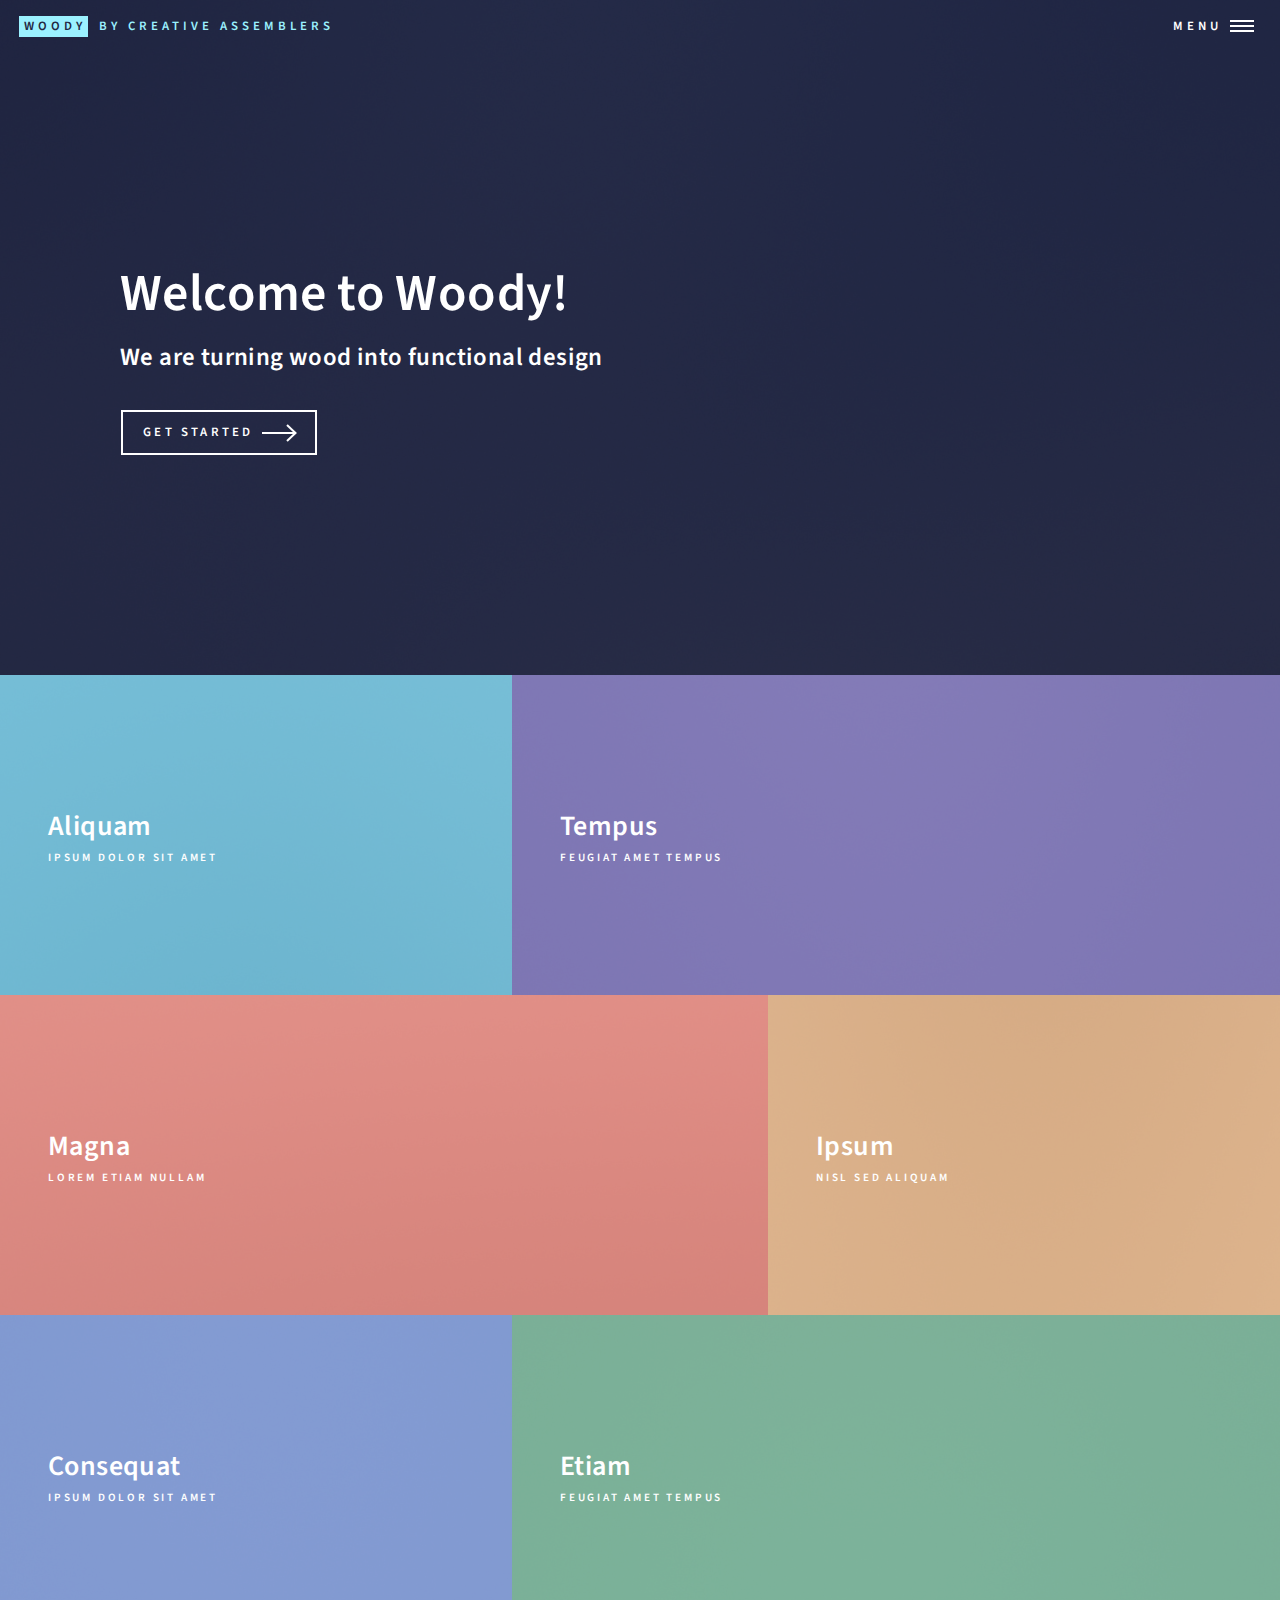
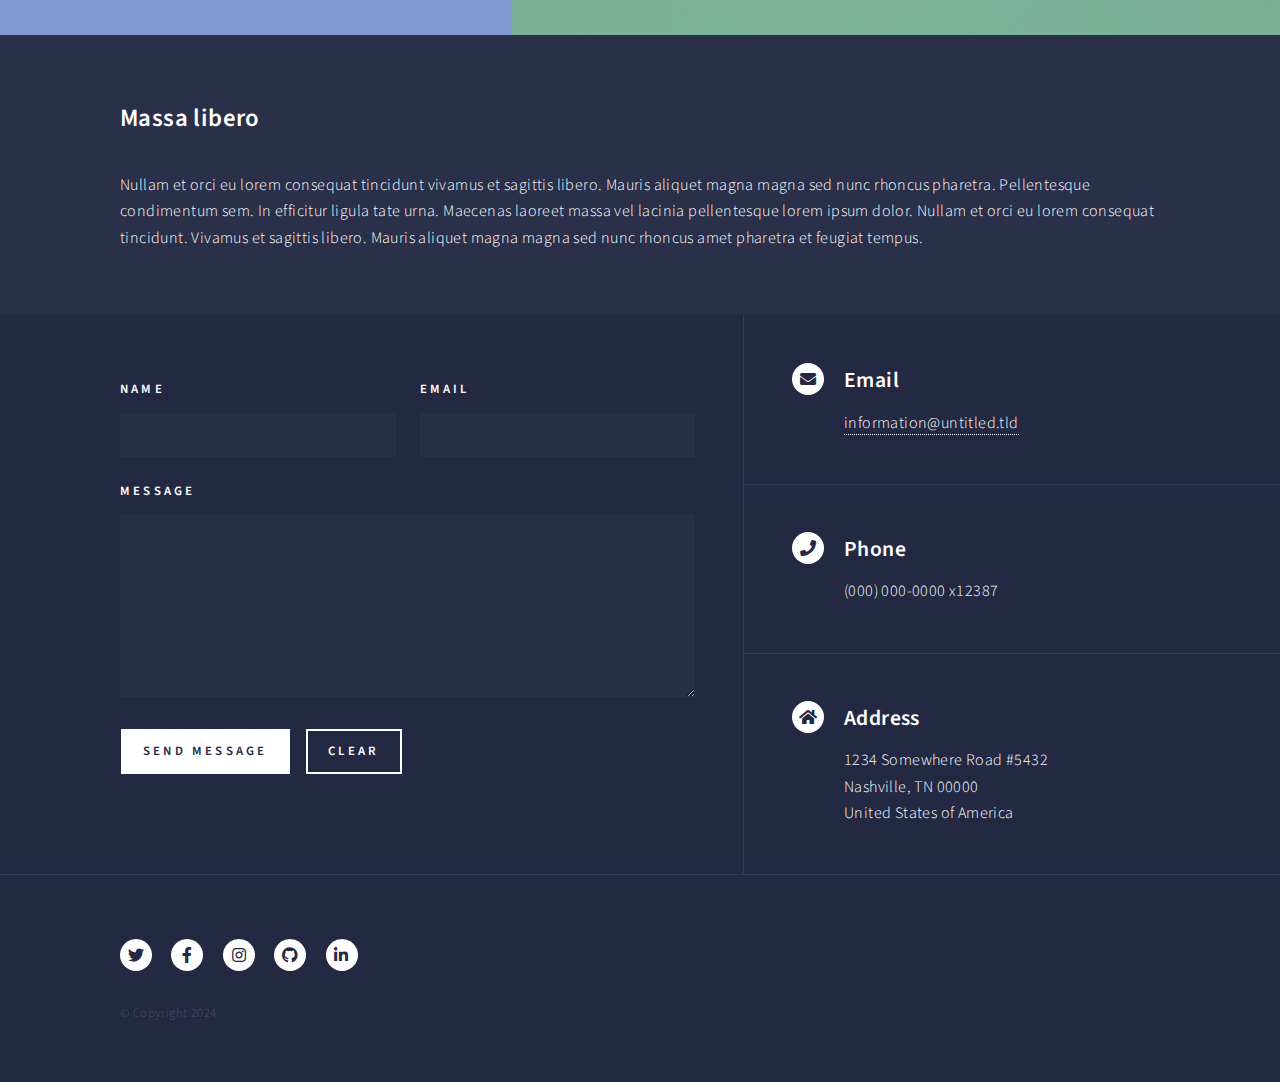
<file: index.html>
<!DOCTYPE HTML>
<!--
	Forty by HTML5 UP
	html5up.net | @ajlkn
	Free for personal and commercial use under the CCA 3.0 license (html5up.net/license)
-->
<html>
	<head>
		<title>Woody</title>
		<meta charset="utf-8" />
		<meta name="viewport" content="width=device-width, initial-scale=1, user-scalable=no" />
		<link rel="stylesheet" href="assets/css/main.css" />
		<noscript><link rel="stylesheet" href="assets/css/noscript.css" /></noscript>
	</head>
	<body class="is-preload">

		<!-- Wrapper -->
			<div id="wrapper">

				<!-- Header -->
					<header id="header" class="alt">
						
							<a href="index.html" class="logo"><strong>Woody</strong> <span>by Creative Assemblers</span></a>



							
						<nav>
							<a href="#menu">Menu</a>
						</nav>
					</header>

				<!-- Menu -->
					<nav id="menu">
						<ul class="links">
							<li><a href="index.html">Home</a></li>
							<li><a href="about.html">About</a></li>
							<!--  <li><a href="landing.html">Landing</a></li> -->
							<!-- <li><a href="generic.html">Generic</a></li> -->
							<!-- <li><a href="elements.html">Elements</a></li> -->
						
							<!--
						</ul>
						<ul class="actions stacked">
							<li><a href="#" class="button primary fit">Get Started</a></li> -->

							<!-- <li><a href="#" class="button fit">Log In</a></li> -->
						</ul>
					</nav>

				<!-- Banner -->
					<section id="banner" class="major">
						<div class="inner">
							<header class="major">
								<h1 class="slide-from-left">Welcome to Woody!</h1> <!-- slide animation -->
								<h2>We are turning wood into functional design
								</h2>
							</header>
							<div class="content">
								<p></p>
								<ul class="actions">
									<li><a href="#one" class="button next scrolly">Get Started</a></li>
								</ul>
							</div>
						</div>
					</section>

				<!-- Main -->
					<div id="main">

						<!-- One -->
							<section id="one" class="tiles">
								<article>
									<span class="image">
										<img src="images/pic01.jpg" alt="" />
									</span>
									<header class="major">
										<h3><a href="landing.html" class="link">Aliquam</a></h3>
										<p>Ipsum dolor sit amet</p>
									</header>
								</article>
								<article>
									<span class="image">
										<img src="images/pic02.jpg" alt="" />
									</span>
									<header class="major">
										<h3><a href="landing.html" class="link">Tempus</a></h3>
										<p>feugiat amet tempus</p>
									</header>
								</article>
								<article>
									<span class="image">
										<img src="images/pic03.jpg" alt="" />
									</span>
									<header class="major">
										<h3><a href="landing.html" class="link">Magna</a></h3>
										<p>Lorem etiam nullam</p>
									</header>
								</article>
								<article>
									<span class="image">
										<img src="images/pic04.jpg" alt="" />
									</span>
									<header class="major">
										<h3><a href="landing.html" class="link">Ipsum</a></h3>
										<p>Nisl sed aliquam</p>
									</header>
								</article>
								<article>
									<span class="image">
										<img src="images/pic05.jpg" alt="" />
									</span>
									<header class="major">
										<h3><a href="landing.html" class="link">Consequat</a></h3>
										<p>Ipsum dolor sit amet</p>
									</header>
								</article>
								<article>
									<span class="image">
										<img src="images/pic06.jpg" alt="" />
									</span>
									<header class="major">
										<h3><a href="landing.html" class="link">Etiam</a></h3>
										<p>Feugiat amet tempus</p>
									</header>
								</article>
							</section>

						<!-- Two -->
							<section id="two">
								<div class="inner">
									<header class="major">
										<h2>Massa libero</h2>
									</header>
									<p>Nullam et orci eu lorem consequat tincidunt vivamus et sagittis libero. Mauris aliquet magna magna sed nunc rhoncus pharetra. Pellentesque condimentum sem. In efficitur ligula tate urna. Maecenas laoreet massa vel lacinia pellentesque lorem ipsum dolor. Nullam et orci eu lorem consequat tincidunt. Vivamus et sagittis libero. Mauris aliquet magna magna sed nunc rhoncus amet pharetra et feugiat tempus.</p>
							
								</div>
							</section>

					</div>

				<!-- Contact -->
					<section id="contact">
						<div class="inner">
							<section>
								<form method="post" action="#">
									<div class="fields">
										<div class="field half">
											<label for="name">Name</label>
											<input type="text" name="name" id="name" />
										</div>
										<div class="field half">
											<label for="email">Email</label>
											<input type="text" name="email" id="email" />
										</div>
										<div class="field">
											<label for="message">Message</label>
											<textarea name="message" id="message" rows="6"></textarea>
										</div>
									</div>
									<ul class="actions">
										<li><input type="submit" value="Send Message" class="primary" /></li>
										<li><input type="reset" value="Clear" /></li>
									</ul>
								</form>
							</section>
							<section class="split">
								<section>
									<div class="contact-method">
										<span class="icon solid alt fa-envelope"></span>
										<h3>Email</h3>
										<a href="#">information@untitled.tld</a>
									</div>
								</section>
								<section>
									<div class="contact-method">
										<span class="icon solid alt fa-phone"></span>
										<h3>Phone</h3>
										<span>(000) 000-0000 x12387</span>
									</div>
								</section>
								<section>
									<div class="contact-method">
										<span class="icon solid alt fa-home"></span>
										<h3>Address</h3>
										<span>1234 Somewhere Road #5432<br />
										Nashville, TN 00000<br />
										United States of America</span>
									</div>
								</section>
							</section>
						</div>
					</section>

				<!-- Footer -->
					<footer id="footer">
						<div class="inner">
							<ul class="icons">
								<li><a href="#" class="icon brands alt fa-twitter"><span class="label">Twitter</span></a></li>
								<li><a href="#" class="icon brands alt fa-facebook-f"><span class="label">Facebook</span></a></li>
								<li><a href="#" class="icon brands alt fa-instagram"><span class="label">Instagram</span></a></li>
								<li><a href="#" class="icon brands alt fa-github"><span class="label">GitHub</span></a></li>
								<li><a href="#" class="icon brands alt fa-linkedin-in"><span class="label">LinkedIn</span></a></li>
							</ul>
							<ul class="copyright">
								<li>&copy; Copyright 2024</li>
							</ul>
						</div>
					</footer>

			</div>

		<!-- Scripts -->
			<script src="assets/js/jquery.min.js"></script>
			<script src="assets/js/jquery.scrolly.min.js"></script>
			<script src="assets/js/jquery.scrollex.min.js"></script>
			<script src="assets/js/browser.min.js"></script>
			<script src="assets/js/breakpoints.min.js"></script>
			<script src="assets/js/util.js"></script>
			<script src="assets/js/main.js"></script>

	</body>
</html>
</file>
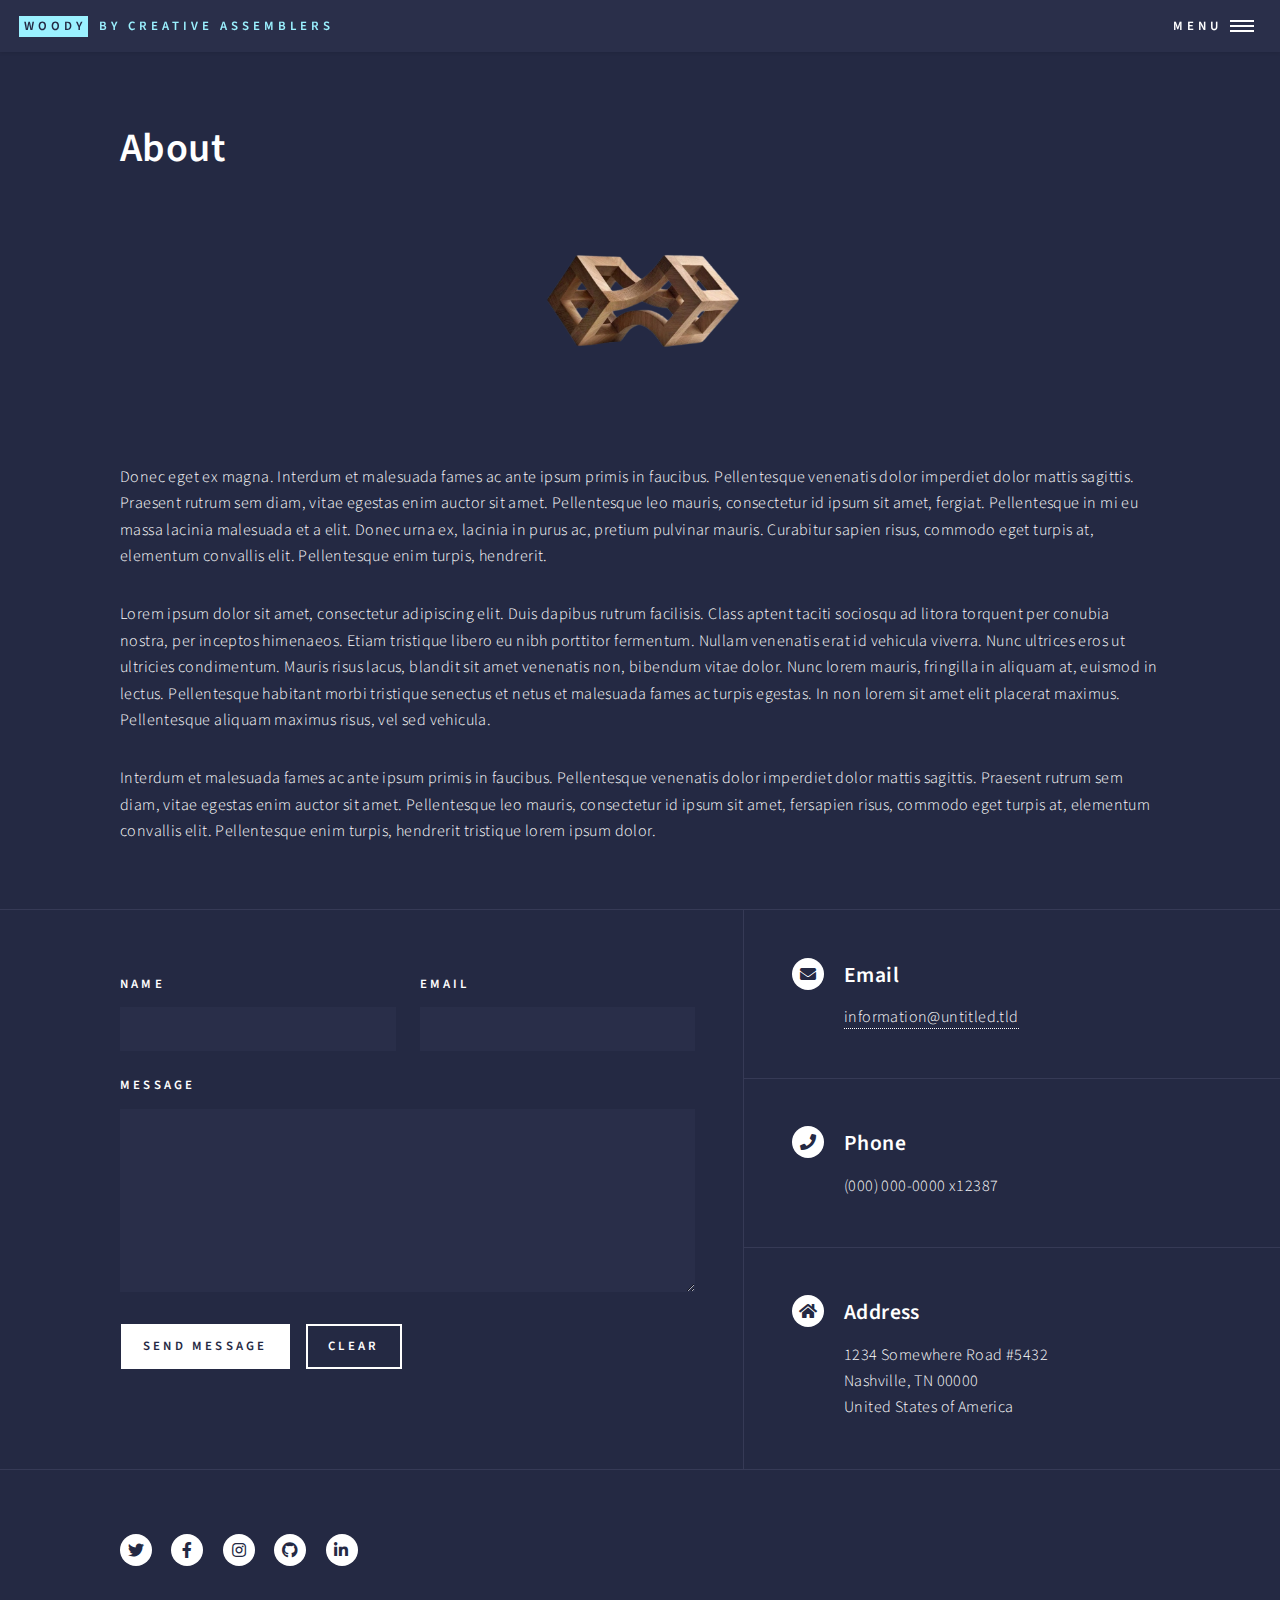
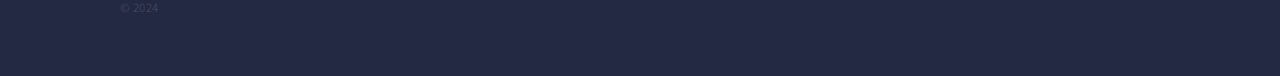
<file: about.html>
<!DOCTYPE HTML>
<!--
	Forty by HTML5 UP
	html5up.net | @ajlkn
	Free for personal and commercial use under the CCA 3.0 license (html5up.net/license)
-->
<html>
	<head>
		<title>Woody by Creative Assemblers</title>
		<meta charset="utf-8" />
		<meta name="viewport" content="width=device-width, initial-scale=1, user-scalable=no" />
		<link rel="stylesheet" href="assets/css/main.css" />
		<noscript><link rel="stylesheet" href="assets/css/noscript.css" /></noscript>
	</head>
	<body class="is-preload">

		<!-- Wrapper -->
			<div id="wrapper">

				<!-- Header -->
					<header id="header">
						<a href="index.html" class="logo"><strong>Woody</strong> <span>by Creative Assemblers</span></a>
						<nav>
							<a href="#menu">Menu</a>
						</nav>
					</header>

				<!-- Menu -->
					<nav id="menu">
						<ul class="links">
							<li><a href="index.html">Home</a></li>
							<!-- <li><a href="landing.html">Landing</a></li> -->
							<li><a href="about.html">About</a></li>
							<!-- <li><a href="elements.html">Elements</a></li> -->
						</ul>

						<!-- 
						<ul class="actions stacked">
							<li><a href="#" class="button primary fit">Get Started</a></li> -->

							<!-- <li><a href="#" class="button fit">Log In</a></li> -->
						</ul>
					</nav>

				<!-- Main -->
					<div id="main" class="alt">

						<!-- One -->
							<section id="one">
								<div class="inner">
									<header class="major">
										<h1>About</h1>
									</header>
									<span class="image main" class="aboutimage"><img src="images/himage.png" alt="" class="about-image"/></span>
									<p>Donec eget ex magna. Interdum et malesuada fames ac ante ipsum primis in faucibus. Pellentesque venenatis dolor imperdiet dolor mattis sagittis. Praesent rutrum sem diam, vitae egestas enim auctor sit amet. Pellentesque leo mauris, consectetur id ipsum sit amet, fergiat. Pellentesque in mi eu massa lacinia malesuada et a elit. Donec urna ex, lacinia in purus ac, pretium pulvinar mauris. Curabitur sapien risus, commodo eget turpis at, elementum convallis elit. Pellentesque enim turpis, hendrerit.</p>
									<p>Lorem ipsum dolor sit amet, consectetur adipiscing elit. Duis dapibus rutrum facilisis. Class aptent taciti sociosqu ad litora torquent per conubia nostra, per inceptos himenaeos. Etiam tristique libero eu nibh porttitor fermentum. Nullam venenatis erat id vehicula viverra. Nunc ultrices eros ut ultricies condimentum. Mauris risus lacus, blandit sit amet venenatis non, bibendum vitae dolor. Nunc lorem mauris, fringilla in aliquam at, euismod in lectus. Pellentesque habitant morbi tristique senectus et netus et malesuada fames ac turpis egestas. In non lorem sit amet elit placerat maximus. Pellentesque aliquam maximus risus, vel sed vehicula.</p>
									<p>Interdum et malesuada fames ac ante ipsum primis in faucibus. Pellentesque venenatis dolor imperdiet dolor mattis sagittis. Praesent rutrum sem diam, vitae egestas enim auctor sit amet. Pellentesque leo mauris, consectetur id ipsum sit amet, fersapien risus, commodo eget turpis at, elementum convallis elit. Pellentesque enim turpis, hendrerit tristique lorem ipsum dolor.</p>
								</div>
							</section>

					</div>

				<!-- Contact -->
					<section id="contact">
						<div class="inner">
							<section>
								<form method="post" action="#">
									<div class="fields">
										<div class="field half">
											<label for="name">Name</label>
											<input type="text" name="name" id="name" />
										</div>
										<div class="field half">
											<label for="email">Email</label>
											<input type="text" name="email" id="email" />
										</div>
										<div class="field">
											<label for="message">Message</label>
											<textarea name="message" id="message" rows="6"></textarea>
										</div>
									</div>
									<ul class="actions">
										<li><input type="submit" value="Send Message" class="primary" /></li>
										<li><input type="reset" value="Clear" /></li>
									</ul>
								</form>
							</section>
							<section class="split">
								<section>
									<div class="contact-method">
										<span class="icon solid alt fa-envelope"></span>
										<h3>Email</h3>
										<a href="#">information@untitled.tld</a>
									</div>
								</section>
								<section>
									<div class="contact-method">
										<span class="icon solid alt fa-phone"></span>
										<h3>Phone</h3>
										<span>(000) 000-0000 x12387</span>
									</div>
								</section>
								<section>
									<div class="contact-method">
										<span class="icon solid alt fa-home"></span>
										<h3>Address</h3>
										<span>1234 Somewhere Road #5432<br />
										Nashville, TN 00000<br />
										United States of America</span>
									</div>
								</section>
							</section>
						</div>
					</section>

				<!-- Footer -->
					<footer id="footer">
						<div class="inner">
							<ul class="icons">
								<li><a href="#" class="icon brands alt fa-twitter"><span class="label">Twitter</span></a></li>
								<li><a href="#" class="icon brands alt fa-facebook-f"><span class="label">Facebook</span></a></li>
								<li><a href="#" class="icon brands alt fa-instagram"><span class="label">Instagram</span></a></li>
								<li><a href="#" class="icon brands alt fa-github"><span class="label">GitHub</span></a></li>
								<li><a href="#" class="icon brands alt fa-linkedin-in"><span class="label">LinkedIn</span></a></li>
							</ul>
							<ul class="copyright">
								<li>&copy; 2024</li>
							</ul>
						</div>
					</footer>

			</div>

		<!-- Scripts -->
			<script src="assets/js/jquery.min.js"></script>
			<script src="assets/js/jquery.scrolly.min.js"></script>
			<script src="assets/js/jquery.scrollex.min.js"></script>
			<script src="assets/js/browser.min.js"></script>
			<script src="assets/js/breakpoints.min.js"></script>
			<script src="assets/js/util.js"></script>
			<script src="assets/js/main.js"></script>

	</body>
</html>
</file>
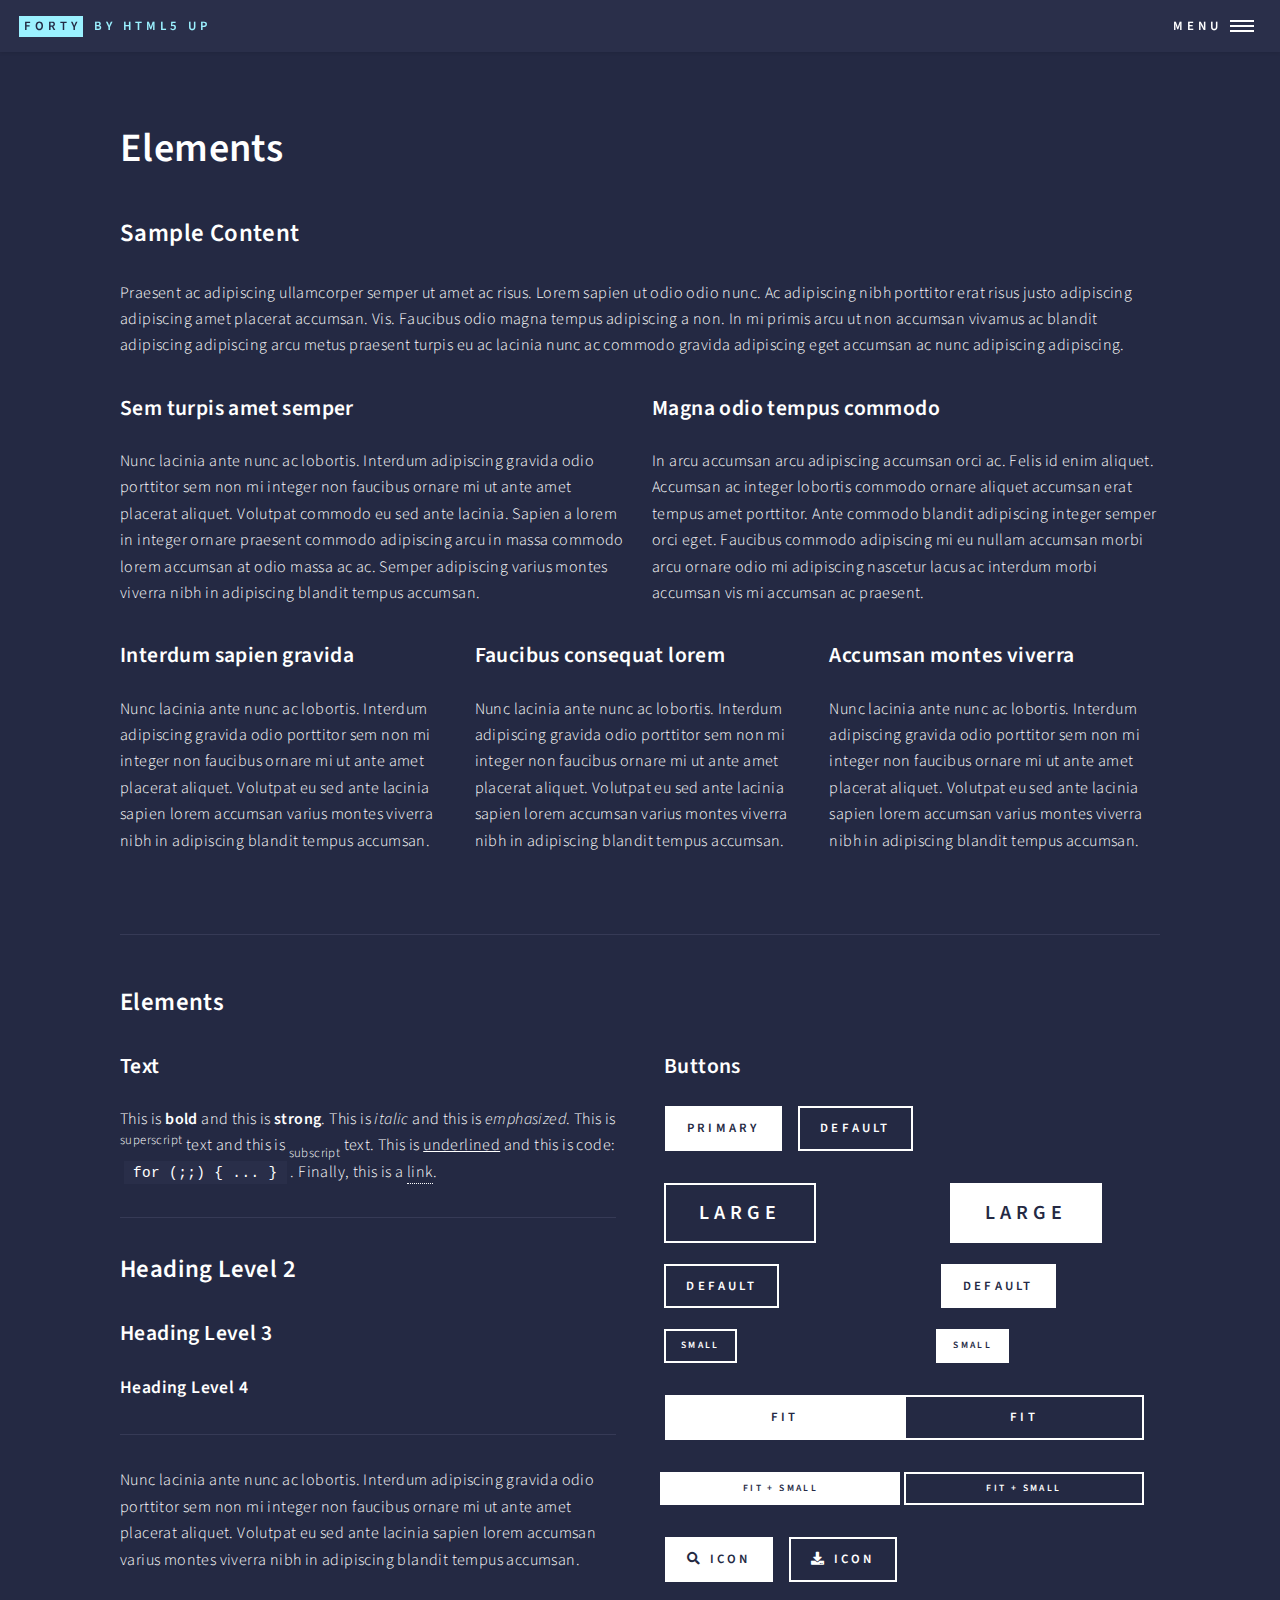
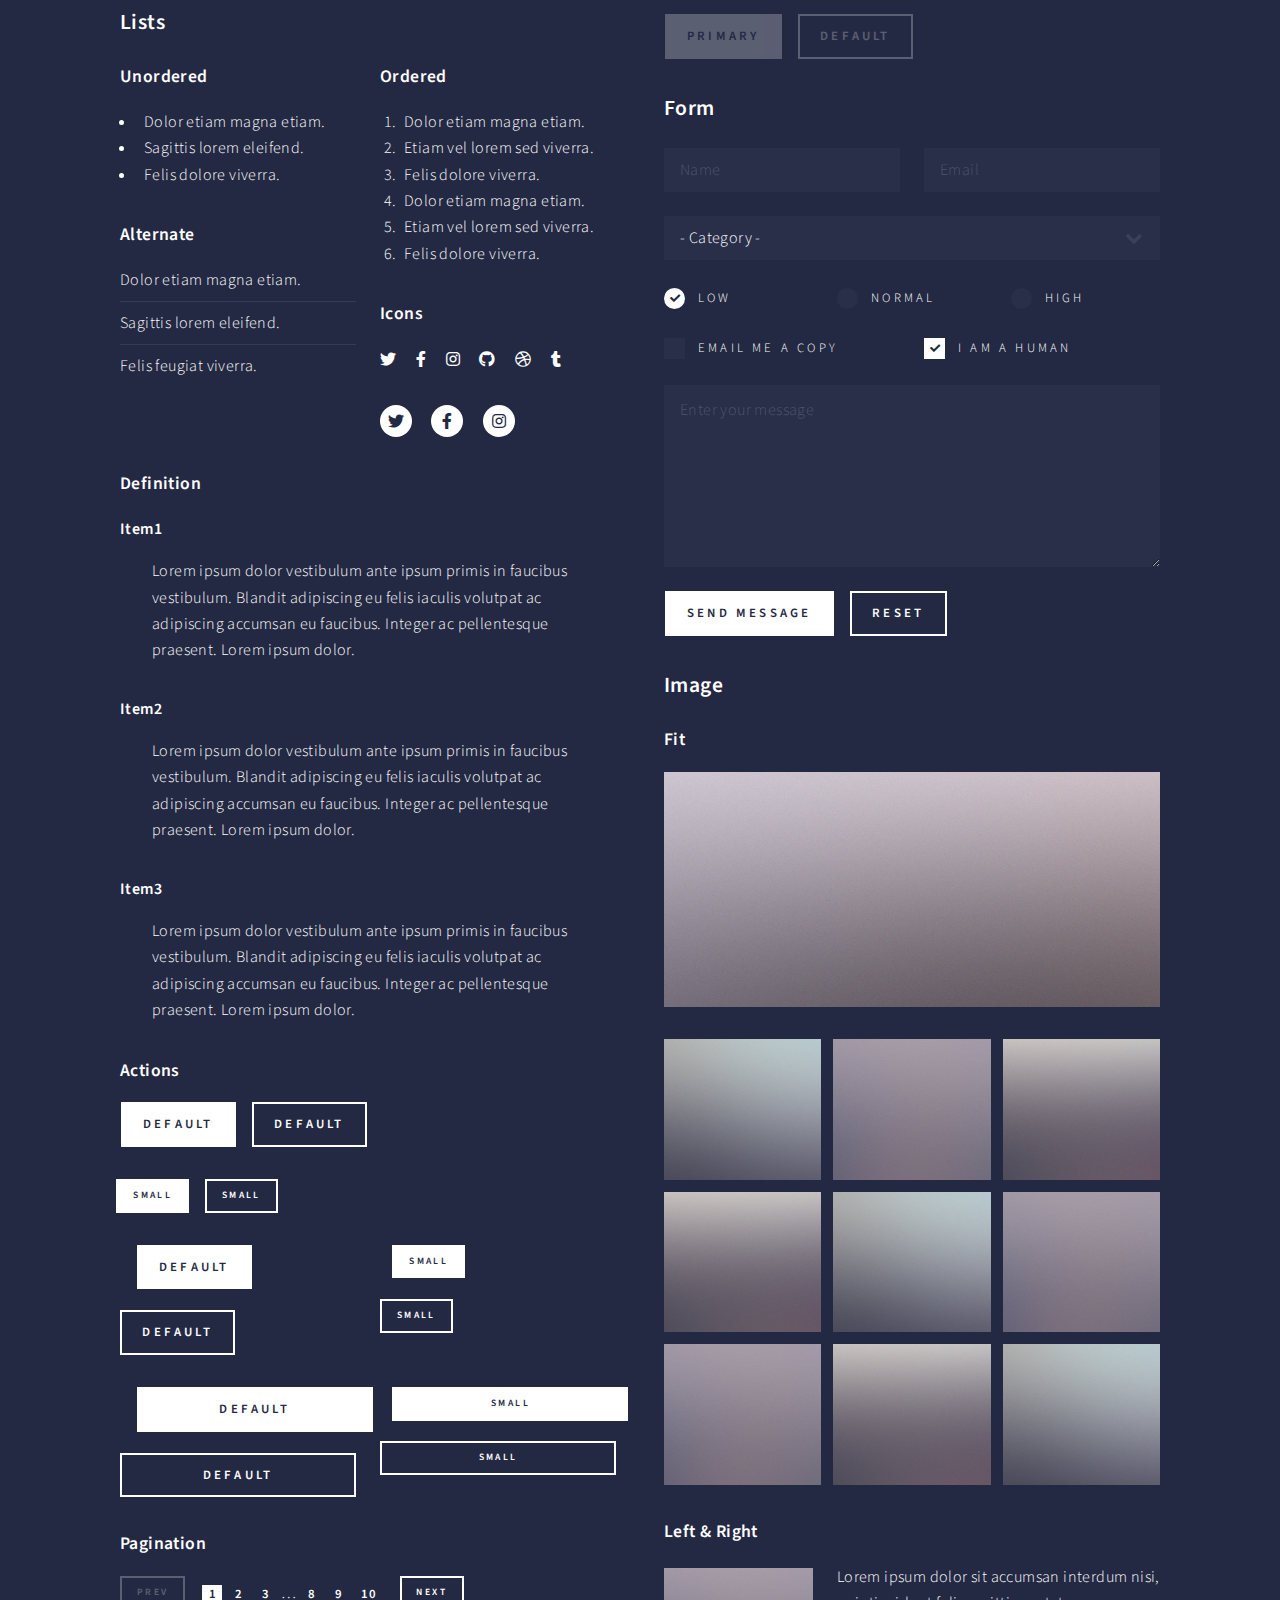
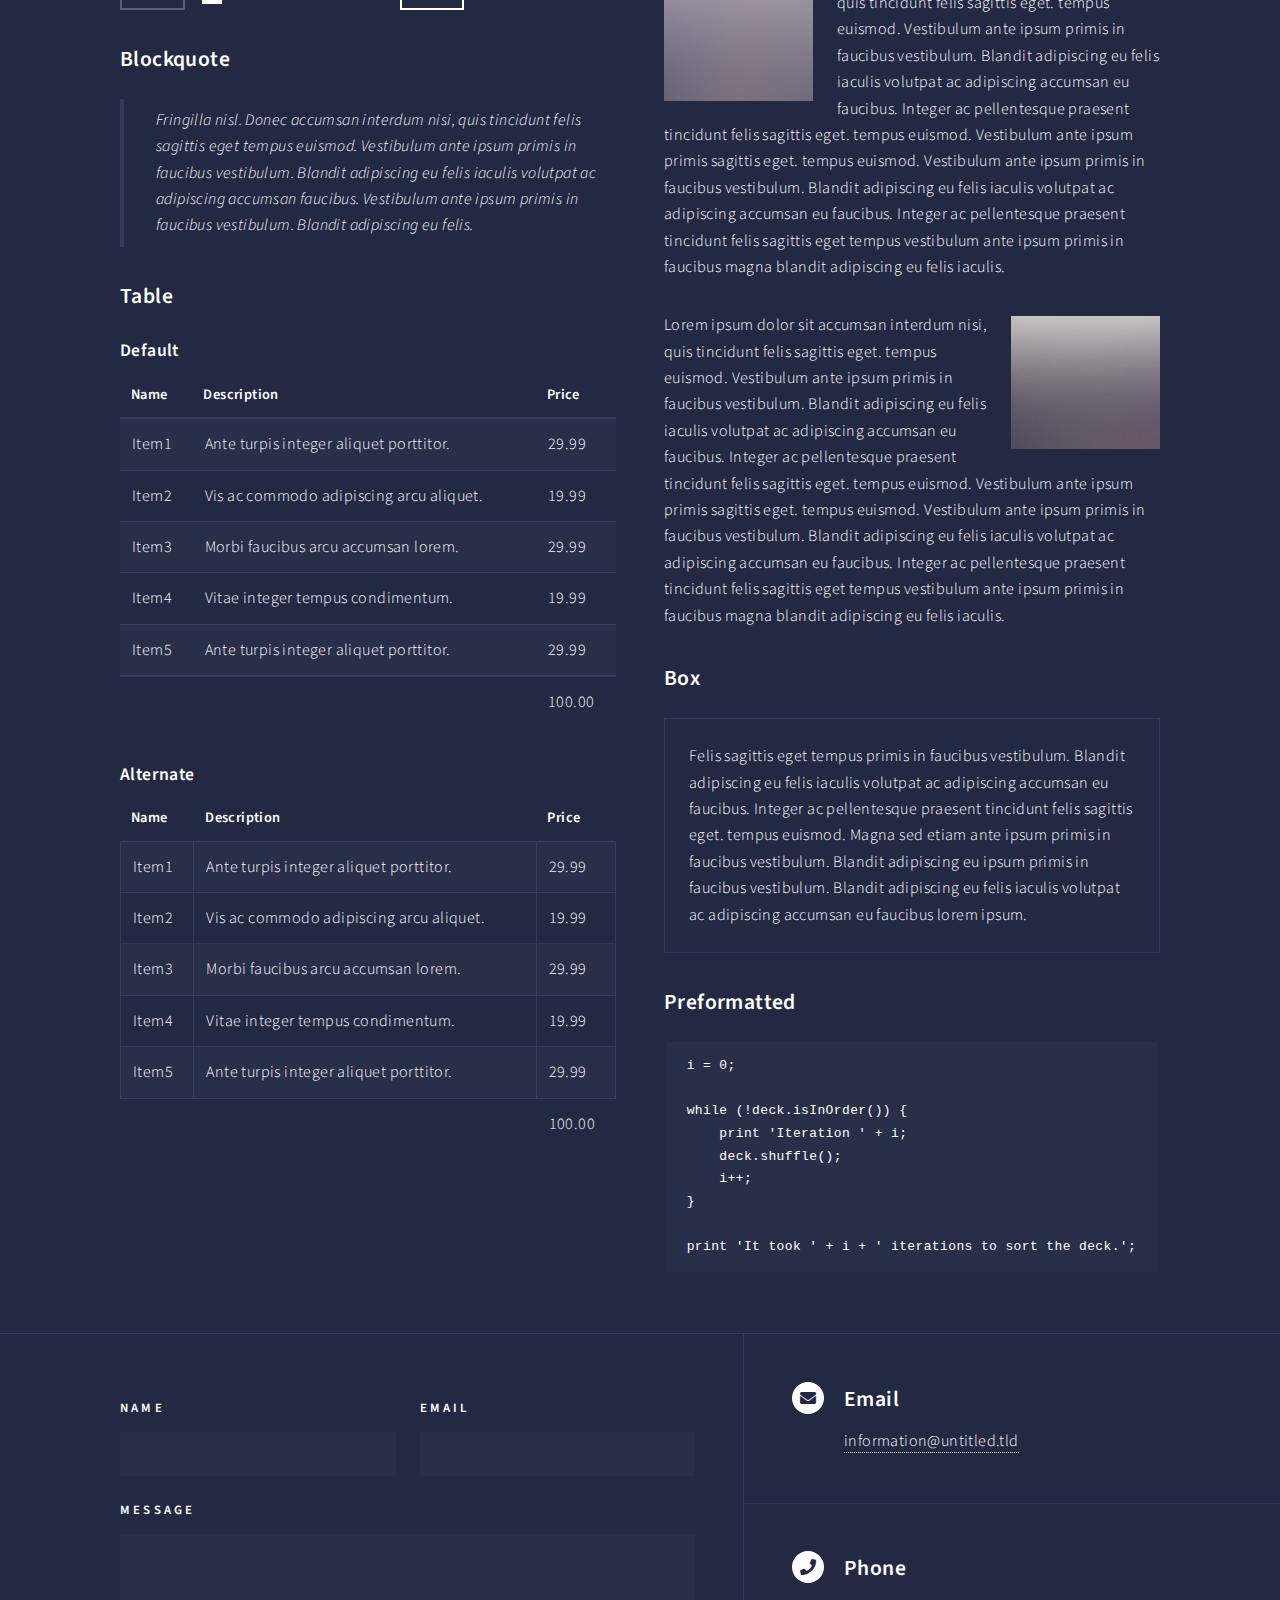
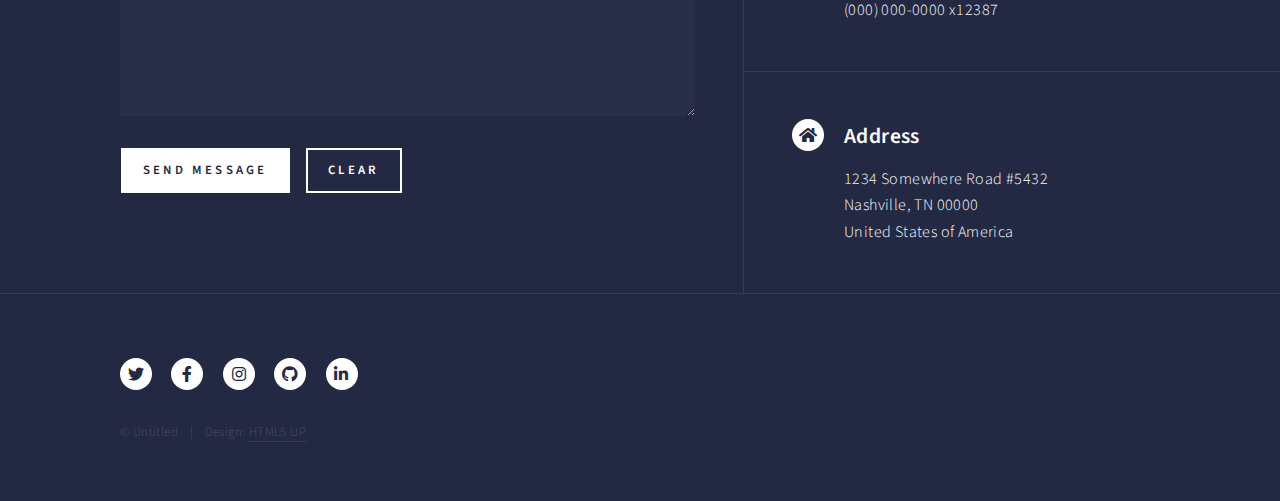
<file: elements.html>
<!DOCTYPE HTML>
<!--
	Forty by HTML5 UP
	html5up.net | @ajlkn
	Free for personal and commercial use under the CCA 3.0 license (html5up.net/license)
-->
<html>
	<head>
		<title>Elements - Forty by HTML5 UP</title>
		<meta charset="utf-8" />
		<meta name="viewport" content="width=device-width, initial-scale=1, user-scalable=no" />
		<link rel="stylesheet" href="assets/css/main.css" />
		<noscript><link rel="stylesheet" href="assets/css/noscript.css" /></noscript>
	</head>
	<body class="is-preload">

		<!-- Wrapper -->
			<div id="wrapper">

				<!-- Header -->
					<header id="header">
						<a href="index.html" class="logo"><strong>Forty</strong> <span>by HTML5 UP</span></a>
						<nav>
							<a href="#menu">Menu</a>
						</nav>
					</header>

				<!-- Menu -->
					<nav id="menu">
						<ul class="links">
							<li><a href="index.html">Home</a></li>
							<li><a href="landing.html">Landing</a></li>
							<li><a href="generic.html">Generic</a></li>
							<li><a href="elements.html">Elements</a></li>
						</ul>
						<ul class="actions stacked">
							<li><a href="#" class="button primary fit">Get Started</a></li>
							<li><a href="#" class="button fit">Log In</a></li>
						</ul>
					</nav>

				<!-- Main -->
					<div id="main" class="alt">

						<!-- One -->
							<section id="one">
								<div class="inner">
									<header class="major">
										<h1>Elements</h1>
									</header>

									<!-- Content -->
										<h2 id="content">Sample Content</h2>
										<p>Praesent ac adipiscing ullamcorper semper ut amet ac risus. Lorem sapien ut odio odio nunc. Ac adipiscing nibh porttitor erat risus justo adipiscing adipiscing amet placerat accumsan. Vis. Faucibus odio magna tempus adipiscing a non. In mi primis arcu ut non accumsan vivamus ac blandit adipiscing adipiscing arcu metus praesent turpis eu ac lacinia nunc ac commodo gravida adipiscing eget accumsan ac nunc adipiscing adipiscing.</p>
										<div class="row">
											<div class="col-6 col-12-small">
												<h3>Sem turpis amet semper</h3>
												<p>Nunc lacinia ante nunc ac lobortis. Interdum adipiscing gravida odio porttitor sem non mi integer non faucibus ornare mi ut ante amet placerat aliquet. Volutpat commodo eu sed ante lacinia. Sapien a lorem in integer ornare praesent commodo adipiscing arcu in massa commodo lorem accumsan at odio massa ac ac. Semper adipiscing varius montes viverra nibh in adipiscing blandit tempus accumsan.</p>
											</div>
											<div class="col-6 col-12-small">
												<h3>Magna odio tempus commodo</h3>
												<p>In arcu accumsan arcu adipiscing accumsan orci ac. Felis id enim aliquet. Accumsan ac integer lobortis commodo ornare aliquet accumsan erat tempus amet porttitor. Ante commodo blandit adipiscing integer semper orci eget. Faucibus commodo adipiscing mi eu nullam accumsan morbi arcu ornare odio mi adipiscing nascetur lacus ac interdum morbi accumsan vis mi accumsan ac praesent.</p>
											</div>
											<!-- Break -->
											<div class="col-4 col-12-medium">
												<h3>Interdum sapien gravida</h3>
												<p>Nunc lacinia ante nunc ac lobortis. Interdum adipiscing gravida odio porttitor sem non mi integer non faucibus ornare mi ut ante amet placerat aliquet. Volutpat eu sed ante lacinia sapien lorem accumsan varius montes viverra nibh in adipiscing blandit tempus accumsan.</p>
											</div>
											<div class="col-4 col-12-medium">
												<h3>Faucibus consequat lorem</h3>
												<p>Nunc lacinia ante nunc ac lobortis. Interdum adipiscing gravida odio porttitor sem non mi integer non faucibus ornare mi ut ante amet placerat aliquet. Volutpat eu sed ante lacinia sapien lorem accumsan varius montes viverra nibh in adipiscing blandit tempus accumsan.</p>
											</div>
											<div class="col-4 col-12-medium">
												<h3>Accumsan montes viverra</h3>
												<p>Nunc lacinia ante nunc ac lobortis. Interdum adipiscing gravida odio porttitor sem non mi integer non faucibus ornare mi ut ante amet placerat aliquet. Volutpat eu sed ante lacinia sapien lorem accumsan varius montes viverra nibh in adipiscing blandit tempus accumsan.</p>
											</div>
										</div>

									<hr class="major" />

									<!-- Elements -->
										<h2 id="elements">Elements</h2>
										<div class="row gtr-200">
											<div class="col-6 col-12-medium">

												<!-- Text stuff -->
													<h3>Text</h3>
													<p>This is <b>bold</b> and this is <strong>strong</strong>. This is <i>italic</i> and this is <em>emphasized</em>.
													This is <sup>superscript</sup> text and this is <sub>subscript</sub> text.
													This is <u>underlined</u> and this is code: <code>for (;;) { ... }</code>.
													Finally, this is a <a href="#">link</a>.</p>
													<hr />
													<h2>Heading Level 2</h2>
													<h3>Heading Level 3</h3>
													<h4>Heading Level 4</h4>
													<hr />
													<p>Nunc lacinia ante nunc ac lobortis. Interdum adipiscing gravida odio porttitor sem non mi integer non faucibus ornare mi ut ante amet placerat aliquet. Volutpat eu sed ante lacinia sapien lorem accumsan varius montes viverra nibh in adipiscing blandit tempus accumsan.</p>

												<!-- Lists -->
													<h3>Lists</h3>
													<div class="row">
														<div class="col-6 col-12-small">

															<h4>Unordered</h4>
															<ul>
																<li>Dolor etiam magna etiam.</li>
																<li>Sagittis lorem eleifend.</li>
																<li>Felis dolore viverra.</li>
															</ul>

															<h4>Alternate</h4>
															<ul class="alt">
																<li>Dolor etiam magna etiam.</li>
																<li>Sagittis lorem eleifend.</li>
																<li>Felis feugiat viverra.</li>
															</ul>

														</div>
														<div class="col-6 col-12-small">

															<h4>Ordered</h4>
															<ol>
																<li>Dolor etiam magna etiam.</li>
																<li>Etiam vel lorem sed viverra.</li>
																<li>Felis dolore viverra.</li>
																<li>Dolor etiam magna etiam.</li>
																<li>Etiam vel lorem sed viverra.</li>
																<li>Felis dolore viverra.</li>
															</ol>

															<h4>Icons</h4>
															<ul class="icons">
																<li><a href="#" class="icon brands fa-twitter"><span class="label">Twitter</span></a></li>
																<li><a href="#" class="icon brands fa-facebook-f"><span class="label">Facebook</span></a></li>
																<li><a href="#" class="icon brands fa-instagram"><span class="label">Instagram</span></a></li>
																<li><a href="#" class="icon brands fa-github"><span class="label">Github</span></a></li>
																<li><a href="#" class="icon brands fa-dribbble"><span class="label">Dribbble</span></a></li>
																<li><a href="#" class="icon brands fa-tumblr"><span class="label">Tumblr</span></a></li>
															</ul>
															<ul class="icons">
																<li><a href="#" class="icon brands alt fa-twitter"><span class="label">Twitter</span></a></li>
																<li><a href="#" class="icon brands alt fa-facebook-f"><span class="label">Facebook</span></a></li>
																<li><a href="#" class="icon brands alt fa-instagram"><span class="label">Instagram</span></a></li>
															</ul>

														</div>
													</div>
													<h4>Definition</h4>
													<dl>
														<dt>Item1</dt>
														<dd>
															<p>Lorem ipsum dolor vestibulum ante ipsum primis in faucibus vestibulum. Blandit adipiscing eu felis iaculis volutpat ac adipiscing accumsan eu faucibus. Integer ac pellentesque praesent. Lorem ipsum dolor.</p>
														</dd>
														<dt>Item2</dt>
														<dd>
															<p>Lorem ipsum dolor vestibulum ante ipsum primis in faucibus vestibulum. Blandit adipiscing eu felis iaculis volutpat ac adipiscing accumsan eu faucibus. Integer ac pellentesque praesent. Lorem ipsum dolor.</p>
														</dd>
														<dt>Item3</dt>
														<dd>
															<p>Lorem ipsum dolor vestibulum ante ipsum primis in faucibus vestibulum. Blandit adipiscing eu felis iaculis volutpat ac adipiscing accumsan eu faucibus. Integer ac pellentesque praesent. Lorem ipsum dolor.</p>
														</dd>
													</dl>

													<h4>Actions</h4>
													<ul class="actions">
														<li><a href="#" class="button primary">Default</a></li>
														<li><a href="#" class="button">Default</a></li>
													</ul>
													<ul class="actions small">
														<li><a href="#" class="button primary small">Small</a></li>
														<li><a href="#" class="button small">Small</a></li>
													</ul>
													<div class="row">
														<div class="col-6 col-12-small">
															<ul class="actions stacked">
																<li><a href="#" class="button primary">Default</a></li>
																<li><a href="#" class="button">Default</a></li>
															</ul>
														</div>
														<div class="col-6 col-12-small">
															<ul class="actions stacked">
																<li><a href="#" class="button primary small">Small</a></li>
																<li><a href="#" class="button small">Small</a></li>
															</ul>
														</div>
														<div class="col-6 col-12-small">
															<ul class="actions stacked">
																<li><a href="#" class="button primary fit">Default</a></li>
																<li><a href="#" class="button fit">Default</a></li>
															</ul>
														</div>
														<div class="col-6 col-12-small">
															<ul class="actions stacked">
																<li><a href="#" class="button primary small fit">Small</a></li>
																<li><a href="#" class="button small fit">Small</a></li>
															</ul>
														</div>
													</div>

													<h4>Pagination</h4>
													<ul class="pagination">
														<li><span class="button small disabled">Prev</span></li>
														<li><a href="#" class="page active">1</a></li>
														<li><a href="#" class="page">2</a></li>
														<li><a href="#" class="page">3</a></li>
														<li><span>&hellip;</span></li>
														<li><a href="#" class="page">8</a></li>
														<li><a href="#" class="page">9</a></li>
														<li><a href="#" class="page">10</a></li>
														<li><a href="#" class="button small">Next</a></li>
													</ul>

												<!-- Blockquote -->
													<h3>Blockquote</h3>
													<blockquote>Fringilla nisl. Donec accumsan interdum nisi, quis tincidunt felis sagittis eget tempus euismod. Vestibulum ante ipsum primis in faucibus vestibulum. Blandit adipiscing eu felis iaculis volutpat ac adipiscing accumsan faucibus. Vestibulum ante ipsum primis in faucibus vestibulum. Blandit adipiscing eu felis.</blockquote>

												<!-- Table -->
													<h3>Table</h3>

													<h4>Default</h4>
													<div class="table-wrapper">
														<table>
															<thead>
																<tr>
																	<th>Name</th>
																	<th>Description</th>
																	<th>Price</th>
																</tr>
															</thead>
															<tbody>
																<tr>
																	<td>Item1</td>
																	<td>Ante turpis integer aliquet porttitor.</td>
																	<td>29.99</td>
																</tr>
																<tr>
																	<td>Item2</td>
																	<td>Vis ac commodo adipiscing arcu aliquet.</td>
																	<td>19.99</td>
																</tr>
																<tr>
																	<td>Item3</td>
																	<td> Morbi faucibus arcu accumsan lorem.</td>
																	<td>29.99</td>
																</tr>
																<tr>
																	<td>Item4</td>
																	<td>Vitae integer tempus condimentum.</td>
																	<td>19.99</td>
																</tr>
																<tr>
																	<td>Item5</td>
																	<td>Ante turpis integer aliquet porttitor.</td>
																	<td>29.99</td>
																</tr>
															</tbody>
															<tfoot>
																<tr>
																	<td colspan="2"></td>
																	<td>100.00</td>
																</tr>
															</tfoot>
														</table>
													</div>

													<h4>Alternate</h4>
													<div class="table-wrapper">
														<table class="alt">
															<thead>
																<tr>
																	<th>Name</th>
																	<th>Description</th>
																	<th>Price</th>
																</tr>
															</thead>
															<tbody>
																<tr>
																	<td>Item1</td>
																	<td>Ante turpis integer aliquet porttitor.</td>
																	<td>29.99</td>
																</tr>
																<tr>
																	<td>Item2</td>
																	<td>Vis ac commodo adipiscing arcu aliquet.</td>
																	<td>19.99</td>
																</tr>
																<tr>
																	<td>Item3</td>
																	<td> Morbi faucibus arcu accumsan lorem.</td>
																	<td>29.99</td>
																</tr>
																<tr>
																	<td>Item4</td>
																	<td>Vitae integer tempus condimentum.</td>
																	<td>19.99</td>
																</tr>
																<tr>
																	<td>Item5</td>
																	<td>Ante turpis integer aliquet porttitor.</td>
																	<td>29.99</td>
																</tr>
															</tbody>
															<tfoot>
																<tr>
																	<td colspan="2"></td>
																	<td>100.00</td>
																</tr>
															</tfoot>
														</table>
													</div>

											</div>
											<div class="col-6 col-12-medium">

												<!-- Buttons -->
													<h3>Buttons</h3>
													<ul class="actions">
														<li><a href="#" class="button primary">Primary</a></li>
														<li><a href="#" class="button">Default</a></li>
													</ul>
													<div class="row">
														<div class="col-6 col-12-xsmall">
															<ul class="actions stacked">
																<li><a href="#" class="button large">Large</a></li>
																<li><a href="#" class="button">Default</a></li>
																<li><a href="#" class="button small">Small</a></li>
															</ul>
														</div>
														<div class="col-6 col-12-xsmall">
															<ul class="actions stacked">
																<li><a href="#" class="button primary large">Large</a></li>
																<li><a href="#" class="button primary">Default</a></li>
																<li><a href="#" class="button primary small">Small</a></li>
															</ul>
														</div>
													</div>
													<ul class="actions fit">
														<li><a href="#" class="button primary fit">Fit</a></li>
														<li><a href="#" class="button fit">Fit</a></li>
													</ul>
													<ul class="actions fit small">
														<li><a href="#" class="button primary fit small">Fit + Small</a></li>
														<li><a href="#" class="button fit small">Fit + Small</a></li>
													</ul>
													<ul class="actions">
														<li><a href="#" class="button primary icon solid fa-search">Icon</a></li>
														<li><a href="#" class="button icon solid fa-download">Icon</a></li>
													</ul>
													<ul class="actions">
														<li><span class="button primary disabled">Primary</span></li>
														<li><span class="button disabled">Default</span></li>
													</ul>

												<!-- Form -->
													<h3>Form</h3>

													<form method="post" action="#">
														<div class="row gtr-uniform">
															<div class="col-6 col-12-xsmall">
																<input type="text" name="demo-name" id="demo-name" value="" placeholder="Name" />
															</div>
															<div class="col-6 col-12-xsmall">
																<input type="email" name="demo-email" id="demo-email" value="" placeholder="Email" />
															</div>
															<!-- Break -->
															<div class="col-12">
																<select name="demo-category" id="demo-category">
																	<option value="">- Category -</option>
																	<option value="1">Manufacturing</option>
																	<option value="1">Shipping</option>
																	<option value="1">Administration</option>
																	<option value="1">Human Resources</option>
																</select>
															</div>
															<!-- Break -->
															<div class="col-4 col-12-small">
																<input type="radio" id="demo-priority-low" name="demo-priority" checked>
																<label for="demo-priority-low">Low</label>
															</div>
															<div class="col-4 col-12-small">
																<input type="radio" id="demo-priority-normal" name="demo-priority">
																<label for="demo-priority-normal">Normal</label>
															</div>
															<div class="col-4 col-12-small">
																<input type="radio" id="demo-priority-high" name="demo-priority">
																<label for="demo-priority-high">High</label>
															</div>
															<!-- Break -->
															<div class="col-6 col-12-small">
																<input type="checkbox" id="demo-copy" name="demo-copy">
																<label for="demo-copy">Email me a copy</label>
															</div>
															<div class="col-6 col-12-small">
																<input type="checkbox" id="demo-human" name="demo-human" checked>
																<label for="demo-human">I am a human</label>
															</div>
															<!-- Break -->
															<div class="col-12">
																<textarea name="demo-message" id="demo-message" placeholder="Enter your message" rows="6"></textarea>
															</div>
															<!-- Break -->
															<div class="col-12">
																<ul class="actions">
																	<li><input type="submit" value="Send Message" class="primary" /></li>
																	<li><input type="reset" value="Reset" /></li>
																</ul>
															</div>
														</div>
													</form>

												<!-- Image -->
													<h3>Image</h3>

													<h4>Fit</h4>
													<span class="image fit"><img src="images/pic03.jpg" alt="" /></span>
													<div class="box alt">
														<div class="row gtr-50 gtr-uniform">
															<div class="col-4"><span class="image fit"><img src="images/pic08.jpg" alt="" /></span></div>
															<div class="col-4"><span class="image fit"><img src="images/pic09.jpg" alt="" /></span></div>
															<div class="col-4"><span class="image fit"><img src="images/pic10.jpg" alt="" /></span></div>
															<!-- Break -->
															<div class="col-4"><span class="image fit"><img src="images/pic10.jpg" alt="" /></span></div>
															<div class="col-4"><span class="image fit"><img src="images/pic08.jpg" alt="" /></span></div>
															<div class="col-4"><span class="image fit"><img src="images/pic09.jpg" alt="" /></span></div>
															<!-- Break -->
															<div class="col-4"><span class="image fit"><img src="images/pic09.jpg" alt="" /></span></div>
															<div class="col-4"><span class="image fit"><img src="images/pic10.jpg" alt="" /></span></div>
															<div class="col-4"><span class="image fit"><img src="images/pic08.jpg" alt="" /></span></div>
														</div>
													</div>

													<h4>Left &amp; Right</h4>
													<p><span class="image left"><img src="images/pic09.jpg" alt="" /></span>Lorem ipsum dolor sit accumsan interdum nisi, quis tincidunt felis sagittis eget. tempus euismod. Vestibulum ante ipsum primis in faucibus vestibulum. Blandit adipiscing eu felis iaculis volutpat ac adipiscing accumsan eu faucibus. Integer ac pellentesque praesent tincidunt felis sagittis eget. tempus euismod. Vestibulum ante ipsum primis sagittis eget. tempus euismod. Vestibulum ante ipsum primis in faucibus vestibulum. Blandit adipiscing eu felis iaculis volutpat ac adipiscing accumsan eu faucibus. Integer ac pellentesque praesent tincidunt felis sagittis eget tempus vestibulum ante ipsum primis in faucibus magna blandit adipiscing eu felis iaculis.</p>
													<p><span class="image right"><img src="images/pic10.jpg" alt="" /></span>Lorem ipsum dolor sit accumsan interdum nisi, quis tincidunt felis sagittis eget. tempus euismod. Vestibulum ante ipsum primis in faucibus vestibulum. Blandit adipiscing eu felis iaculis volutpat ac adipiscing accumsan eu faucibus. Integer ac pellentesque praesent tincidunt felis sagittis eget. tempus euismod. Vestibulum ante ipsum primis sagittis eget. tempus euismod. Vestibulum ante ipsum primis in faucibus vestibulum. Blandit adipiscing eu felis iaculis volutpat ac adipiscing accumsan eu faucibus. Integer ac pellentesque praesent tincidunt felis sagittis eget tempus vestibulum ante ipsum primis in faucibus magna blandit adipiscing eu felis iaculis.</p>

												<!-- Box -->
													<h3>Box</h3>
													<div class="box">
														<p>Felis sagittis eget tempus primis in faucibus vestibulum. Blandit adipiscing eu felis iaculis volutpat ac adipiscing accumsan eu faucibus. Integer ac pellentesque praesent tincidunt felis sagittis eget. tempus euismod. Magna sed etiam ante ipsum primis in faucibus vestibulum. Blandit adipiscing eu ipsum primis in faucibus vestibulum. Blandit adipiscing eu felis iaculis volutpat ac adipiscing accumsan eu faucibus lorem ipsum.</p>
													</div>

												<!-- Preformatted Code -->
													<h3>Preformatted</h3>
													<pre><code>i = 0;

while (!deck.isInOrder()) {
    print 'Iteration ' + i;
    deck.shuffle();
    i++;
}

print 'It took ' + i + ' iterations to sort the deck.';
</code></pre>

											</div>
										</div>

								</div>
							</section>

					</div>

				<!-- Contact -->
					<section id="contact">
						<div class="inner">
							<section>
								<form method="post" action="#">
									<div class="fields">
										<div class="field half">
											<label for="name">Name</label>
											<input type="text" name="name" id="name" />
										</div>
										<div class="field half">
											<label for="email">Email</label>
											<input type="text" name="email" id="email" />
										</div>
										<div class="field">
											<label for="message">Message</label>
											<textarea name="message" id="message" rows="6"></textarea>
										</div>
									</div>
									<ul class="actions">
										<li><input type="submit" value="Send Message" class="primary" /></li>
										<li><input type="reset" value="Clear" /></li>
									</ul>
								</form>
							</section>
							<section class="split">
								<section>
									<div class="contact-method">
										<span class="icon solid alt fa-envelope"></span>
										<h3>Email</h3>
										<a href="#">information@untitled.tld</a>
									</div>
								</section>
								<section>
									<div class="contact-method">
										<span class="icon solid alt fa-phone"></span>
										<h3>Phone</h3>
										<span>(000) 000-0000 x12387</span>
									</div>
								</section>
								<section>
									<div class="contact-method">
										<span class="icon solid alt fa-home"></span>
										<h3>Address</h3>
										<span>1234 Somewhere Road #5432<br />
										Nashville, TN 00000<br />
										United States of America</span>
									</div>
								</section>
							</section>
						</div>
					</section>

				<!-- Footer -->
					<footer id="footer">
						<div class="inner">
							<ul class="icons">
								<li><a href="#" class="icon brands alt fa-twitter"><span class="label">Twitter</span></a></li>
								<li><a href="#" class="icon brands alt fa-facebook-f"><span class="label">Facebook</span></a></li>
								<li><a href="#" class="icon brands alt fa-instagram"><span class="label">Instagram</span></a></li>
								<li><a href="#" class="icon brands alt fa-github"><span class="label">GitHub</span></a></li>
								<li><a href="#" class="icon brands alt fa-linkedin-in"><span class="label">LinkedIn</span></a></li>
							</ul>
							<ul class="copyright">
								<li>&copy; Untitled</li><li>Design: <a href="https://html5up.net">HTML5 UP</a></li>
							</ul>
						</div>
					</footer>

			</div>

		<!-- Scripts -->
			<script src="assets/js/jquery.min.js"></script>
			<script src="assets/js/jquery.scrolly.min.js"></script>
			<script src="assets/js/jquery.scrollex.min.js"></script>
			<script src="assets/js/browser.min.js"></script>
			<script src="assets/js/breakpoints.min.js"></script>
			<script src="assets/js/util.js"></script>
			<script src="assets/js/main.js"></script>

	</body>
</html>
</file>
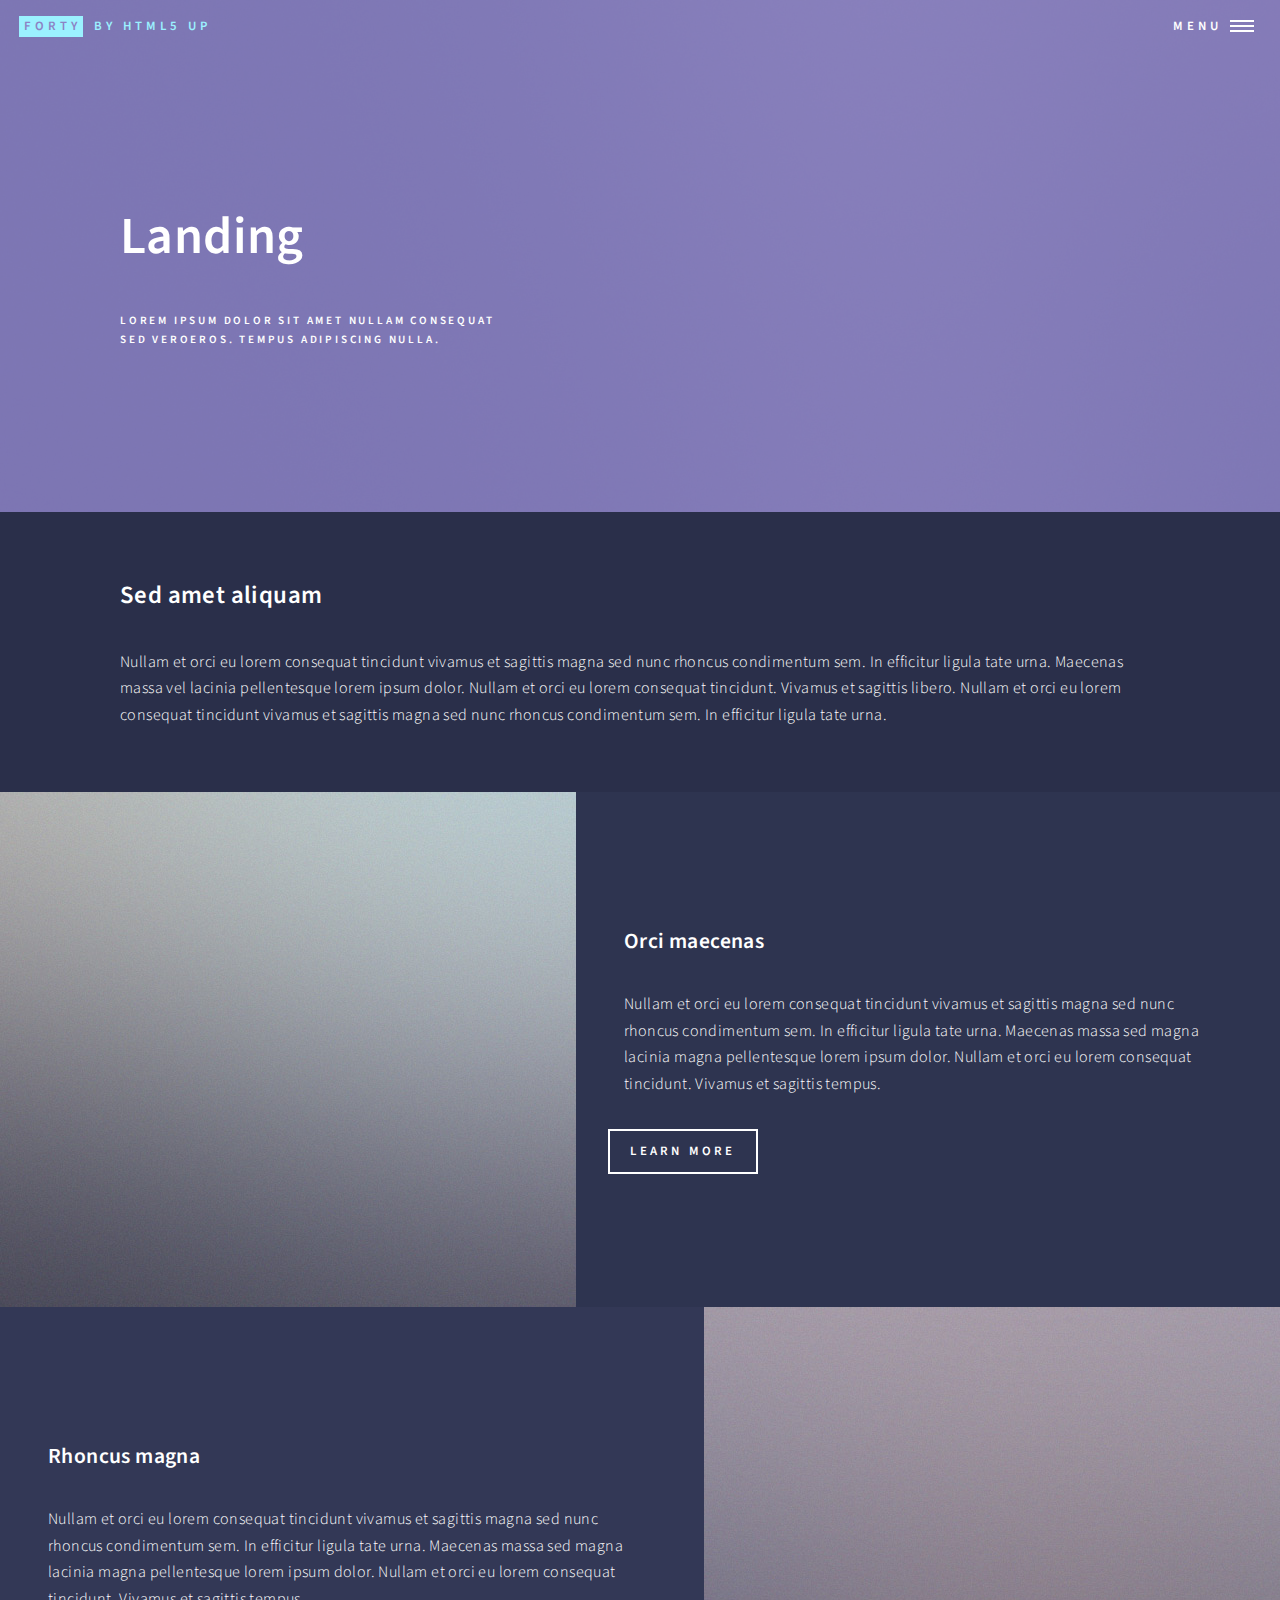
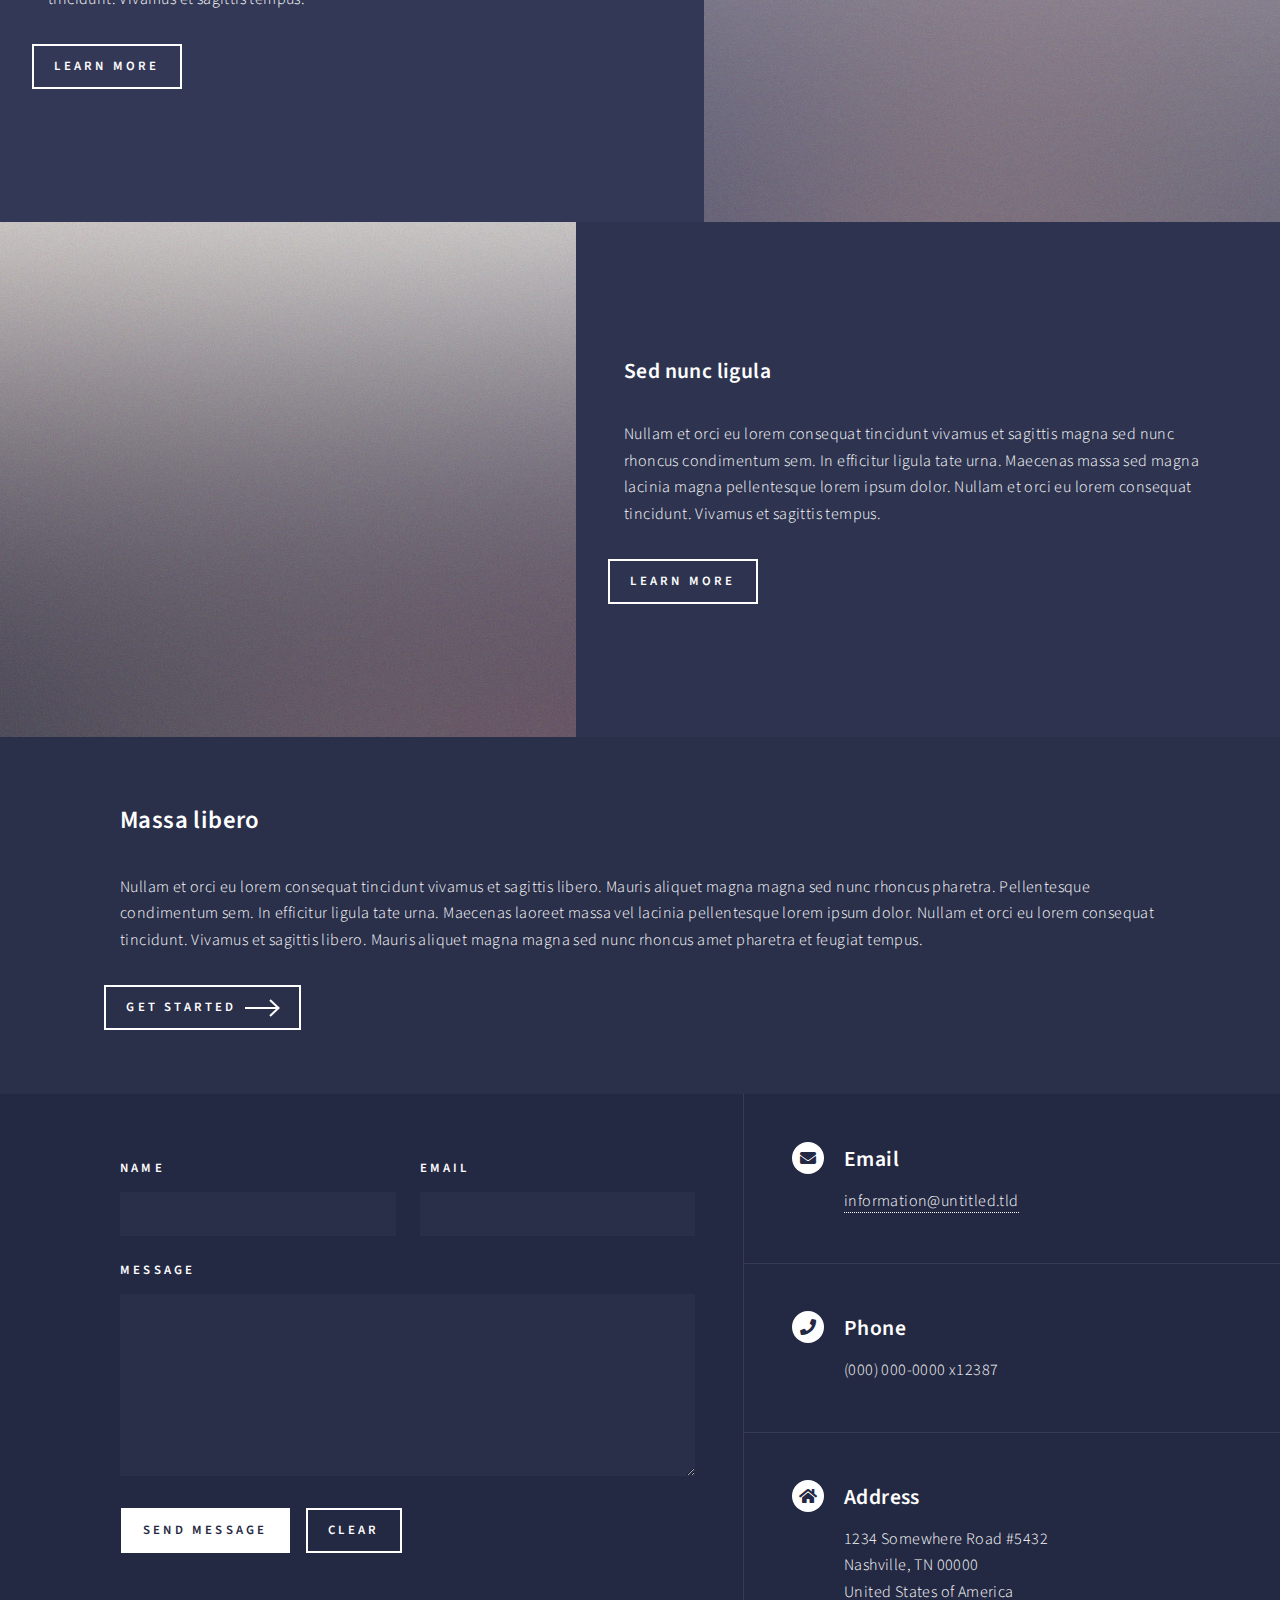
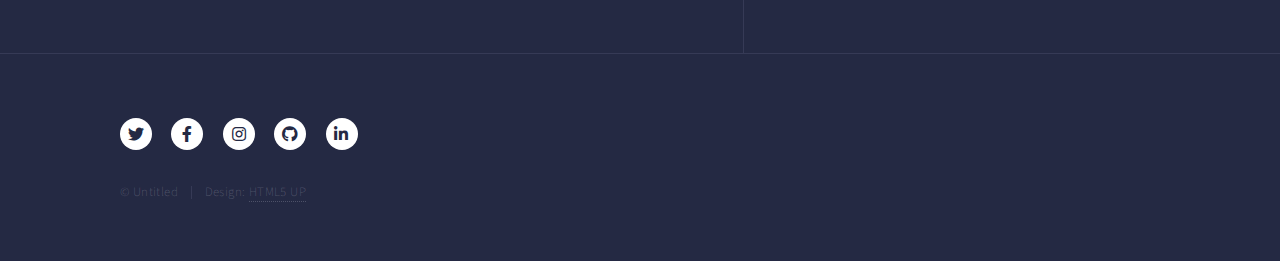
<file: landing.html>
<!DOCTYPE HTML>
<!--
	Forty by HTML5 UP
	html5up.net | @ajlkn
	Free for personal and commercial use under the CCA 3.0 license (html5up.net/license)
-->
<html>
	<head>
		<title>Landing - Forty by HTML5 UP</title>
		<meta charset="utf-8" />
		<meta name="viewport" content="width=device-width, initial-scale=1, user-scalable=no" />
		<link rel="stylesheet" href="assets/css/main.css" />
		<noscript><link rel="stylesheet" href="assets/css/noscript.css" /></noscript>
	</head>
	<body class="is-preload">

		<!-- Wrapper -->
			<div id="wrapper">

				<!-- Header -->
				<!-- Note: The "styleN" class below should match that of the banner element. -->
					<header id="header" class="alt style2">
						<a href="index.html" class="logo"><strong>Forty</strong> <span>by HTML5 UP</span></a>
						<nav>
							<a href="#menu">Menu</a>
						</nav>
					</header>

				<!-- Menu -->
					<nav id="menu">
						<ul class="links">
							<li><a href="index.html">Home</a></li>
							<li><a href="landing.html">Landing</a></li>
							<li><a href="generic.html">Generic</a></li>
							<li><a href="elements.html">Elements</a></li>
						</ul>
						<ul class="actions stacked">
							<li><a href="#" class="button primary fit">Get Started</a></li>
							<li><a href="#" class="button fit">Log In</a></li>
						</ul>
					</nav>

				<!-- Banner -->
				<!-- Note: The "styleN" class below should match that of the header element. -->
					<section id="banner" class="style2">
						<div class="inner">
							<span class="image">
								<img src="images/pic07.jpg" alt="" />
							</span>
							<header class="major">
								<h1>Landing</h1>
							</header>
							<div class="content">
								<p>Lorem ipsum dolor sit amet nullam consequat<br />
								sed veroeros. tempus adipiscing nulla.</p>
							</div>
						</div>
					</section>

				<!-- Main -->
					<div id="main">

						<!-- One -->
							<section id="one">
								<div class="inner">
									<header class="major">
										<h2>Sed amet aliquam</h2>
									</header>
									<p>Nullam et orci eu lorem consequat tincidunt vivamus et sagittis magna sed nunc rhoncus condimentum sem. In efficitur ligula tate urna. Maecenas massa vel lacinia pellentesque lorem ipsum dolor. Nullam et orci eu lorem consequat tincidunt. Vivamus et sagittis libero. Nullam et orci eu lorem consequat tincidunt vivamus et sagittis magna sed nunc rhoncus condimentum sem. In efficitur ligula tate urna.</p>
								</div>
							</section>

						<!-- Two -->
							<section id="two" class="spotlights">
								<section>
									<a href="generic.html" class="image">
										<img src="images/pic08.jpg" alt="" data-position="center center" />
									</a>
									<div class="content">
										<div class="inner">
											<header class="major">
												<h3>Orci maecenas</h3>
											</header>
											<p>Nullam et orci eu lorem consequat tincidunt vivamus et sagittis magna sed nunc rhoncus condimentum sem. In efficitur ligula tate urna. Maecenas massa sed magna lacinia magna pellentesque lorem ipsum dolor. Nullam et orci eu lorem consequat tincidunt. Vivamus et sagittis tempus.</p>
											<ul class="actions">
												<li><a href="generic.html" class="button">Learn more</a></li>
											</ul>
										</div>
									</div>
								</section>
								<section>
									<a href="generic.html" class="image">
										<img src="images/pic09.jpg" alt="" data-position="top center" />
									</a>
									<div class="content">
										<div class="inner">
											<header class="major">
												<h3>Rhoncus magna</h3>
											</header>
											<p>Nullam et orci eu lorem consequat tincidunt vivamus et sagittis magna sed nunc rhoncus condimentum sem. In efficitur ligula tate urna. Maecenas massa sed magna lacinia magna pellentesque lorem ipsum dolor. Nullam et orci eu lorem consequat tincidunt. Vivamus et sagittis tempus.</p>
											<ul class="actions">
												<li><a href="generic.html" class="button">Learn more</a></li>
											</ul>
										</div>
									</div>
								</section>
								<section>
									<a href="generic.html" class="image">
										<img src="images/pic10.jpg" alt="" data-position="25% 25%" />
									</a>
									<div class="content">
										<div class="inner">
											<header class="major">
												<h3>Sed nunc ligula</h3>
											</header>
											<p>Nullam et orci eu lorem consequat tincidunt vivamus et sagittis magna sed nunc rhoncus condimentum sem. In efficitur ligula tate urna. Maecenas massa sed magna lacinia magna pellentesque lorem ipsum dolor. Nullam et orci eu lorem consequat tincidunt. Vivamus et sagittis tempus.</p>
											<ul class="actions">
												<li><a href="generic.html" class="button">Learn more</a></li>
											</ul>
										</div>
									</div>
								</section>
							</section>

						<!-- Three -->
							<section id="three">
								<div class="inner">
									<header class="major">
										<h2>Massa libero</h2>
									</header>
									<p>Nullam et orci eu lorem consequat tincidunt vivamus et sagittis libero. Mauris aliquet magna magna sed nunc rhoncus pharetra. Pellentesque condimentum sem. In efficitur ligula tate urna. Maecenas laoreet massa vel lacinia pellentesque lorem ipsum dolor. Nullam et orci eu lorem consequat tincidunt. Vivamus et sagittis libero. Mauris aliquet magna magna sed nunc rhoncus amet pharetra et feugiat tempus.</p>
									<ul class="actions">
										<li><a href="generic.html" class="button next">Get Started</a></li>
									</ul>
								</div>
							</section>

					</div>

				<!-- Contact -->
					<section id="contact">
						<div class="inner">
							<section>
								<form method="post" action="#">
									<div class="fields">
										<div class="field half">
											<label for="name">Name</label>
											<input type="text" name="name" id="name" />
										</div>
										<div class="field half">
											<label for="email">Email</label>
											<input type="text" name="email" id="email" />
										</div>
										<div class="field">
											<label for="message">Message</label>
											<textarea name="message" id="message" rows="6"></textarea>
										</div>
									</div>
									<ul class="actions">
										<li><input type="submit" value="Send Message" class="primary" /></li>
										<li><input type="reset" value="Clear" /></li>
									</ul>
								</form>
							</section>
							<section class="split">
								<section>
									<div class="contact-method">
										<span class="icon solid alt fa-envelope"></span>
										<h3>Email</h3>
										<a href="#">information@untitled.tld</a>
									</div>
								</section>
								<section>
									<div class="contact-method">
										<span class="icon solid alt fa-phone"></span>
										<h3>Phone</h3>
										<span>(000) 000-0000 x12387</span>
									</div>
								</section>
								<section>
									<div class="contact-method">
										<span class="icon solid alt fa-home"></span>
										<h3>Address</h3>
										<span>1234 Somewhere Road #5432<br />
										Nashville, TN 00000<br />
										United States of America</span>
									</div>
								</section>
							</section>
						</div>
					</section>

				<!-- Footer -->
					<footer id="footer">
						<div class="inner">
							<ul class="icons">
								<li><a href="#" class="icon brands alt fa-twitter"><span class="label">Twitter</span></a></li>
								<li><a href="#" class="icon brands alt fa-facebook-f"><span class="label">Facebook</span></a></li>
								<li><a href="#" class="icon brands alt fa-instagram"><span class="label">Instagram</span></a></li>
								<li><a href="#" class="icon brands alt fa-github"><span class="label">GitHub</span></a></li>
								<li><a href="#" class="icon brands alt fa-linkedin-in"><span class="label">LinkedIn</span></a></li>
							</ul>
							<ul class="copyright">
								<li>&copy; Untitled</li><li>Design: <a href="https://html5up.net">HTML5 UP</a></li>
							</ul>
						</div>
					</footer>

			</div>

		<!-- Scripts -->
			<script src="assets/js/jquery.min.js"></script>
			<script src="assets/js/jquery.scrolly.min.js"></script>
			<script src="assets/js/jquery.scrollex.min.js"></script>
			<script src="assets/js/browser.min.js"></script>
			<script src="assets/js/breakpoints.min.js"></script>
			<script src="assets/js/util.js"></script>
			<script src="assets/js/main.js"></script>

	</body>
</html>
</file>
<file: assets/css/noscript.css>
/*
	Forty by HTML5 UP
	html5up.net | @ajlkn
	Free for personal and commercial use under the CCA 3.0 license (html5up.net/license)
*/

/* Banner */

	body.is-preload #banner:after {
		opacity: 0.85;
	}

	body.is-preload #banner > .inner {
		-moz-filter: none;
		-webkit-filter: none;
		-ms-filter: none;
		filter: none;
		-moz-transform: none;
		-webkit-transform: none;
		-ms-transform: none;
		transform: none;
		opacity: 1;
	}
</file>
<file: assets/css/main.css>
@import url(fontawesome-all.min.css);
@import url("https://fonts.googleapis.com/css?family=Source+Sans+Pro:300,300italic,600,600italic");

/*
	Forty by HTML5 UP
	html5up.net | @ajlkn
	Free for personal and commercial use under the CCA 3.0 license (html5up.net/license)
*/

html, body, div, span, applet, object,
iframe, h1, h2, h3, h4, h5, h6, p, blockquote,
pre, a, abbr, acronym, address, big, cite,
code, del, dfn, em, img, ins, kbd, q, s, samp,
small, strike, strong, sub, sup, tt, var, b,
u, i, center, dl, dt, dd, ol, ul, li, fieldset,
form, label, legend, table, caption, tbody,
tfoot, thead, tr, th, td, article, aside,
canvas, details, embed, figure, figcaption,
footer, header, hgroup, menu, nav, output, ruby,
section, summary, time, mark, audio, video {
	margin: 0;
	padding: 0;
	border: 0;
	font-size: 100%;
	font: inherit;
	vertical-align: baseline;}

article, aside, details, figcaption, figure,
footer, header, hgroup, menu, nav, section {
	display: block;}

body {
	line-height: 1;
}

ol, ul {
	list-style: none;
}

blockquote, q {
	quotes: none;
}

	blockquote:before, blockquote:after, q:before, q:after {
		content: '';
		content: none;
	}

table {
	border-collapse: collapse;
	border-spacing: 0;
}

body {
	-webkit-text-size-adjust: none;
}

mark {
	background-color: transparent;
	color: inherit;
}

input::-moz-focus-inner {
	border: 0;
	padding: 0;
}

input, select, textarea {
	-moz-appearance: none;
	-webkit-appearance: none;
	-ms-appearance: none;
	appearance: none;
}

/* Basic */

	@-ms-viewport {
		width: device-width;
	}

	body {
		-ms-overflow-style: scrollbar;
	}

	@media screen and (max-width: 480px) {

		html, body {
			min-width: 320px;
		}

	}

	html {
		box-sizing: border-box;
	}

	*, *:before, *:after {
		box-sizing: inherit;
	}

	body {
		background: #242943;
	}

		body.is-preload *, body.is-preload *:before, body.is-preload *:after {
			-moz-animation: none !important;
			-webkit-animation: none !important;
			-ms-animation: none !important;
			animation: none !important;
			-moz-transition: none !important;
			-webkit-transition: none !important;
			-ms-transition: none !important;
			transition: none !important;
		}

/* Type */

	body, input, select, textarea {
		color: #ffffff;
		font-family: "Source Sans Pro", Helvetica, sans-serif;
		font-size: 17pt;
		font-weight: 300;
		letter-spacing: 0.025em;
		line-height: 1.65;
	}

		@media screen and (max-width: 1680px) {

			body, input, select, textarea {
				font-size: 14pt;
			}

		}

		@media screen and (max-width: 1280px) {

			body, input, select, textarea {
				font-size: 12pt;
			}

		}

		@media screen and (max-width: 360px) {

			body, input, select, textarea {
				font-size: 11pt;
			}

		}

	a {
		-moz-transition: color 0.2s ease-in-out, border-bottom-color 0.2s ease-in-out;
		-webkit-transition: color 0.2s ease-in-out, border-bottom-color 0.2s ease-in-out;
		-ms-transition: color 0.2s ease-in-out, border-bottom-color 0.2s ease-in-out;
		transition: color 0.2s ease-in-out, border-bottom-color 0.2s ease-in-out;
		border-bottom: dotted 1px;
		color: inherit;
		text-decoration: none;
	}

		a:hover {
			border-bottom-color: transparent;
			color: #9bf1ff !important;
		}

		a:active {
			color: #53e3fb !important;
		}

	strong, b {
		color: #ffffff;
		font-weight: 600;
	}

	em, i {
		font-style: italic;
	}

	p {
		margin: 0 0 2em 0;
	}

	h1, h2, h3, h4, h5, h6 {
		color: #ffffff;
		font-weight: 600;
		line-height: 1.65;
		margin: 0 0 1em 0;
	}

		h1 a, h2 a, h3 a, h4 a, h5 a, h6 a {
			color: inherit;
			border-bottom: 0;
		}

	h1 {
		font-size: 2.5em;
	}

	h2 {
		font-size: 1.55em;
		margin-left: 0.0em;
	}

	h3 {
		font-size: 1.35em;
	}

	h4 {
		font-size: 1.1em;
	}

	h5 {
		font-size: 0.9em;
	}

	h6 {
		font-size: 0.7em;
	}

	@media screen and (max-width: 736px) {

		h1 {
			font-size: 2em;
		}

		h2 {
			font-size: 1.5em;
		}

		h3 {
			font-size: 1.25em;
		}

	}

	sub {
		font-size: 0.8em;
		position: relative;
		top: 0.5em;
	}

	sup {
		font-size: 0.8em;
		position: relative;
		top: -0.5em;
	}

	blockquote {
		border-left: solid 4px rgba(212, 212, 255, 0.1);
		font-style: italic;
		margin: 0 0 2em 0;
		padding: 0.5em 0 0.5em 2em;
	}

	code {
		background: rgba(212, 212, 255, 0.035);
		font-family: "Courier New", monospace;
		font-size: 0.9em;
		margin: 0 0.25em;
		padding: 0.25em 0.65em;
	}

	pre {
		-webkit-overflow-scrolling: touch;
		font-family: "Courier New", monospace;
		font-size: 0.9em;
		margin: 0 0 2em 0;
	}

		pre code {
			display: block;
			line-height: 1.75;
			padding: 1em 1.5em;
			overflow-x: auto;
		}

	hr {
		border: 0;
		border-bottom: solid 1px rgba(212, 212, 255, 0.1);
		margin: 2em 0;
	}

		hr.major {
			margin: 3em 0;
		}

	.align-left {
		text-align: left;
	}

	.align-center {
		text-align: center;
	}

	.align-right {
		text-align: right;
	}

/* Row */

	.row {
		display: flex;
		flex-wrap: wrap;
		box-sizing: border-box;
		align-items: stretch;
	}

		.row > * {
			box-sizing: border-box;
		}

		.row.gtr-uniform > * > :last-child {
			margin-bottom: 0;
		}

		.row.aln-left {
			justify-content: flex-start;
		}

		.row.aln-center {
			justify-content: center;
		}

		.row.aln-right {
			justify-content: flex-end;
		}

		.row.aln-top {
			align-items: flex-start;
		}

		.row.aln-middle {
			align-items: center;
		}

		.row.aln-bottom {
			align-items: flex-end;
		}

		.row > .imp {
			order: -1;
		}

		.row > .col-1 {
			width: 8.33333%;
		}

		.row > .off-1 {
			margin-left: 8.33333%;
		}

		.row > .col-2 {
			width: 16.66667%;
		}

		.row > .off-2 {
			margin-left: 16.66667%;
		}

		.row > .col-3 {
			width: 25%;
		}

		.row > .off-3 {
			margin-left: 25%;
		}

		.row > .col-4 {
			width: 33.33333%;
		}

		.row > .off-4 {
			margin-left: 33.33333%;
		}

		.row > .col-5 {
			width: 41.66667%;
		}

		.row > .off-5 {
			margin-left: 41.66667%;
		}

		.row > .col-6 {
			width: 50%;
		}

		.row > .off-6 {
			margin-left: 50%;
		}

		.row > .col-7 {
			width: 58.33333%;
		}

		.row > .off-7 {
			margin-left: 58.33333%;
		}

		.row > .col-8 {
			width: 66.66667%;
		}

		.row > .off-8 {
			margin-left: 66.66667%;
		}

		.row > .col-9 {
			width: 75%;
		}

		.row > .off-9 {
			margin-left: 75%;
		}

		.row > .col-10 {
			width: 83.33333%;
		}

		.row > .off-10 {
			margin-left: 83.33333%;
		}

		.row > .col-11 {
			width: 91.66667%;
		}

		.row > .off-11 {
			margin-left: 91.66667%;
		}

		.row > .col-12 {
			width: 100%;
		}

		.row > .off-12 {
			margin-left: 100%;
		}

		.row.gtr-0 {
			margin-top: 0;
			margin-left: 0em;
		}

			.row.gtr-0 > * {
				padding: 0 0 0 0em;
			}

			.row.gtr-0.gtr-uniform {
				margin-top: 0em;
			}

				.row.gtr-0.gtr-uniform > * {
					padding-top: 0em;
				}

		.row.gtr-25 {
			margin-top: 0;
			margin-left: -0.5em;
		}

			.row.gtr-25 > * {
				padding: 0 0 0 0.5em;
			}

			.row.gtr-25.gtr-uniform {
				margin-top: -0.5em;
			}

				.row.gtr-25.gtr-uniform > * {
					padding-top: 0.5em;
				}

		.row.gtr-50 {
			margin-top: 0;
			margin-left: -1em;
		}

			.row.gtr-50 > * {
				padding: 0 0 0 1em;
			}

			.row.gtr-50.gtr-uniform {
				margin-top: -1em;
			}

				.row.gtr-50.gtr-uniform > * {
					padding-top: 1em;
				}

		.row {
			margin-top: 0;
			margin-left: -2em;
		}

			.row > * {
				padding: 0 0 0 2em;
			}

			.row.gtr-uniform {
				margin-top: -2em;
			}

				.row.gtr-uniform > * {
					padding-top: 2em;
				}

		.row.gtr-150 {
			margin-top: 0;
			margin-left: -3em;
		}

			.row.gtr-150 > * {
				padding: 0 0 0 3em;
			}

			.row.gtr-150.gtr-uniform {
				margin-top: -3em;
			}

				.row.gtr-150.gtr-uniform > * {
					padding-top: 3em;
				}

		.row.gtr-200 {
			margin-top: 0;
			margin-left: -4em;
		}

			.row.gtr-200 > * {
				padding: 0 0 0 4em;
			}

			.row.gtr-200.gtr-uniform {
				margin-top: -4em;
			}

				.row.gtr-200.gtr-uniform > * {
					padding-top: 4em;
				}

		@media screen and (max-width: 1680px) {

			.row {
				display: flex;
				flex-wrap: wrap;
				box-sizing: border-box;
				align-items: stretch;
			}

				.row > * {
					box-sizing: border-box;
				}

				.row.gtr-uniform > * > :last-child {
					margin-bottom: 0;
				}

				.row.aln-left {
					justify-content: flex-start;
				}

				.row.aln-center {
					justify-content: center;
				}

				.row.aln-right {
					justify-content: flex-end;
				}

				.row.aln-top {
					align-items: flex-start;
				}

				.row.aln-middle {
					align-items: center;
				}

				.row.aln-bottom {
					align-items: flex-end;
				}

				.row > .imp-xlarge {
					order: -1;
				}

				.row > .col-1-xlarge {
					width: 8.33333%;
				}

				.row > .off-1-xlarge {
					margin-left: 8.33333%;
				}

				.row > .col-2-xlarge {
					width: 16.66667%;
				}

				.row > .off-2-xlarge {
					margin-left: 16.66667%;
				}

				.row > .col-3-xlarge {
					width: 25%;
				}

				.row > .off-3-xlarge {
					margin-left: 25%;
				}

				.row > .col-4-xlarge {
					width: 33.33333%;
				}

				.row > .off-4-xlarge {
					margin-left: 33.33333%;
				}

				.row > .col-5-xlarge {
					width: 41.66667%;
				}

				.row > .off-5-xlarge {
					margin-left: 41.66667%;
				}

				.row > .col-6-xlarge {
					width: 50%;
				}

				.row > .off-6-xlarge {
					margin-left: 50%;
				}

				.row > .col-7-xlarge {
					width: 58.33333%;
				}

				.row > .off-7-xlarge {
					margin-left: 58.33333%;
				}

				.row > .col-8-xlarge {
					width: 66.66667%;
				}

				.row > .off-8-xlarge {
					margin-left: 66.66667%;
				}

				.row > .col-9-xlarge {
					width: 75%;
				}

				.row > .off-9-xlarge {
					margin-left: 75%;
				}

				.row > .col-10-xlarge {
					width: 83.33333%;
				}

				.row > .off-10-xlarge {
					margin-left: 83.33333%;
				}

				.row > .col-11-xlarge {
					width: 91.66667%;
				}

				.row > .off-11-xlarge {
					margin-left: 91.66667%;
				}

				.row > .col-12-xlarge {
					width: 100%;
				}

				.row > .off-12-xlarge {
					margin-left: 100%;
				}

				.row.gtr-0 {
					margin-top: 0;
					margin-left: 0em;
				}

					.row.gtr-0 > * {
						padding: 0 0 0 0em;
					}

					.row.gtr-0.gtr-uniform {
						margin-top: 0em;
					}

						.row.gtr-0.gtr-uniform > * {
							padding-top: 0em;
						}

				.row.gtr-25 {
					margin-top: 0;
					margin-left: -0.5em;
				}

					.row.gtr-25 > * {
						padding: 0 0 0 0.5em;
					}

					.row.gtr-25.gtr-uniform {
						margin-top: -0.5em;
					}

						.row.gtr-25.gtr-uniform > * {
							padding-top: 0.5em;
						}

				.row.gtr-50 {
					margin-top: 0;
					margin-left: -1em;
				}

					.row.gtr-50 > * {
						padding: 0 0 0 1em;
					}

					.row.gtr-50.gtr-uniform {
						margin-top: -1em;
					}

						.row.gtr-50.gtr-uniform > * {
							padding-top: 1em;
						}

				.row {
					margin-top: 0;
					margin-left: -2em;
				}

					.row > * {
						padding: 0 0 0 2em;
					}

					.row.gtr-uniform {
						margin-top: -2em;
					}

						.row.gtr-uniform > * {
							padding-top: 2em;
						}

				.row.gtr-150 {
					margin-top: 0;
					margin-left: -3em;
				}

					.row.gtr-150 > * {
						padding: 0 0 0 3em;
					}

					.row.gtr-150.gtr-uniform {
						margin-top: -3em;
					}

						.row.gtr-150.gtr-uniform > * {
							padding-top: 3em;
						}

				.row.gtr-200 {
					margin-top: 0;
					margin-left: -4em;
				}

					.row.gtr-200 > * {
						padding: 0 0 0 4em;
					}

					.row.gtr-200.gtr-uniform {
						margin-top: -4em;
					}

						.row.gtr-200.gtr-uniform > * {
							padding-top: 4em;
						}

		}

		@media screen and (max-width: 1280px) {

			.row {
				display: flex;
				flex-wrap: wrap;
				box-sizing: border-box;
				align-items: stretch;
			}

				.row > * {
					box-sizing: border-box;
				}

				.row.gtr-uniform > * > :last-child {
					margin-bottom: 0;
				}

				.row.aln-left {
					justify-content: flex-start;
				}

				.row.aln-center {
					justify-content: center;
				}

				.row.aln-right {
					justify-content: flex-end;
				}

				.row.aln-top {
					align-items: flex-start;
				}

				.row.aln-middle {
					align-items: center;
				}

				.row.aln-bottom {
					align-items: flex-end;
				}

				.row > .imp-large {
					order: -1;
				}

				.row > .col-1-large {
					width: 8.33333%;
				}

				.row > .off-1-large {
					margin-left: 8.33333%;
				}

				.row > .col-2-large {
					width: 16.66667%;
				}

				.row > .off-2-large {
					margin-left: 16.66667%;
				}

				.row > .col-3-large {
					width: 25%;
				}

				.row > .off-3-large {
					margin-left: 25%;
				}

				.row > .col-4-large {
					width: 33.33333%;
				}

				.row > .off-4-large {
					margin-left: 33.33333%;
				}

				.row > .col-5-large {
					width: 41.66667%;
				}

				.row > .off-5-large {
					margin-left: 41.66667%;
				}

				.row > .col-6-large {
					width: 50%;
				}

				.row > .off-6-large {
					margin-left: 50%;
				}

				.row > .col-7-large {
					width: 58.33333%;
				}

				.row > .off-7-large {
					margin-left: 58.33333%;
				}

				.row > .col-8-large {
					width: 66.66667%;
				}

				.row > .off-8-large {
					margin-left: 66.66667%;
				}

				.row > .col-9-large {
					width: 75%;
				}

				.row > .off-9-large {
					margin-left: 75%;
				}

				.row > .col-10-large {
					width: 83.33333%;
				}

				.row > .off-10-large {
					margin-left: 83.33333%;
				}

				.row > .col-11-large {
					width: 91.66667%;
				}

				.row > .off-11-large {
					margin-left: 91.66667%;
				}

				.row > .col-12-large {
					width: 100%;
				}

				.row > .off-12-large {
					margin-left: 100%;
				}

				.row.gtr-0 {
					margin-top: 0;
					margin-left: 0em;
				}

					.row.gtr-0 > * {
						padding: 0 0 0 0em;
					}

					.row.gtr-0.gtr-uniform {
						margin-top: 0em;
					}

						.row.gtr-0.gtr-uniform > * {
							padding-top: 0em;
						}

				.row.gtr-25 {
					margin-top: 0;
					margin-left: -0.375em;
				}

					.row.gtr-25 > * {
						padding: 0 0 0 0.375em;
					}

					.row.gtr-25.gtr-uniform {
						margin-top: -0.375em;
					}

						.row.gtr-25.gtr-uniform > * {
							padding-top: 0.375em;
						}

				.row.gtr-50 {
					margin-top: 0;
					margin-left: -0.75em;
				}

					.row.gtr-50 > * {
						padding: 0 0 0 0.75em;
					}

					.row.gtr-50.gtr-uniform {
						margin-top: -0.75em;
					}

						.row.gtr-50.gtr-uniform > * {
							padding-top: 0.75em;
						}

				.row {
					margin-top: 0;
					margin-left: -1.5em;
				}

					.row > * {
						padding: 0 0 0 1.5em;
					}

					.row.gtr-uniform {
						margin-top: -1.5em;
					}

						.row.gtr-uniform > * {
							padding-top: 1.5em;
						}

				.row.gtr-150 {
					margin-top: 0;
					margin-left: -2.25em;
				}

					.row.gtr-150 > * {
						padding: 0 0 0 2.25em;
					}

					.row.gtr-150.gtr-uniform {
						margin-top: -2.25em;
					}

						.row.gtr-150.gtr-uniform > * {
							padding-top: 2.25em;
						}

				.row.gtr-200 {
					margin-top: 0;
					margin-left: -3em;
				}

					.row.gtr-200 > * {
						padding: 0 0 0 3em;
					}

					.row.gtr-200.gtr-uniform {
						margin-top: -3em;
					}

						.row.gtr-200.gtr-uniform > * {
							padding-top: 3em;
						}

		}

		@media screen and (max-width: 980px) {

			.row {
				display: flex;
				flex-wrap: wrap;
				box-sizing: border-box;
				align-items: stretch;
			}

				.row > * {
					box-sizing: border-box;
				}

				.row.gtr-uniform > * > :last-child {
					margin-bottom: 0;
				}

				.row.aln-left {
					justify-content: flex-start;
				}

				.row.aln-center {
					justify-content: center;
				}

				.row.aln-right {
					justify-content: flex-end;
				}

				.row.aln-top {
					align-items: flex-start;
				}

				.row.aln-middle {
					align-items: center;
				}

				.row.aln-bottom {
					align-items: flex-end;
				}

				.row > .imp-medium {
					order: -1;
				}

				.row > .col-1-medium {
					width: 8.33333%;
				}

				.row > .off-1-medium {
					margin-left: 8.33333%;
				}

				.row > .col-2-medium {
					width: 16.66667%;
				}

				.row > .off-2-medium {
					margin-left: 16.66667%;
				}

				.row > .col-3-medium {
					width: 25%;
				}

				.row > .off-3-medium {
					margin-left: 25%;
				}

				.row > .col-4-medium {
					width: 33.33333%;
				}

				.row > .off-4-medium {
					margin-left: 33.33333%;
				}

				.row > .col-5-medium {
					width: 41.66667%;
				}

				.row > .off-5-medium {
					margin-left: 41.66667%;
				}

				.row > .col-6-medium {
					width: 50%;
				}

				.row > .off-6-medium {
					margin-left: 50%;
				}

				.row > .col-7-medium {
					width: 58.33333%;
				}

				.row > .off-7-medium {
					margin-left: 58.33333%;
				}

				.row > .col-8-medium {
					width: 66.66667%;
				}

				.row > .off-8-medium {
					margin-left: 66.66667%;
				}

				.row > .col-9-medium {
					width: 75%;
				}

				.row > .off-9-medium {
					margin-left: 75%;
				}

				.row > .col-10-medium {
					width: 83.33333%;
				}

				.row > .off-10-medium {
					margin-left: 83.33333%;
				}

				.row > .col-11-medium {
					width: 91.66667%;
				}

				.row > .off-11-medium {
					margin-left: 91.66667%;
				}

				.row > .col-12-medium {
					width: 100%;
				}

				.row > .off-12-medium {
					margin-left: 100%;
				}

				.row.gtr-0 {
					margin-top: 0;
					margin-left: 0em;
				}

					.row.gtr-0 > * {
						padding: 0 0 0 0em;
					}

					.row.gtr-0.gtr-uniform {
						margin-top: 0em;
					}

						.row.gtr-0.gtr-uniform > * {
							padding-top: 0em;
						}

				.row.gtr-25 {
					margin-top: 0;
					margin-left: -0.375em;
				}

					.row.gtr-25 > * {
						padding: 0 0 0 0.375em;
					}

					.row.gtr-25.gtr-uniform {
						margin-top: -0.375em;
					}

						.row.gtr-25.gtr-uniform > * {
							padding-top: 0.375em;
						}

				.row.gtr-50 {
					margin-top: 0;
					margin-left: -0.75em;
				}

					.row.gtr-50 > * {
						padding: 0 0 0 0.75em;
					}

					.row.gtr-50.gtr-uniform {
						margin-top: -0.75em;
					}

						.row.gtr-50.gtr-uniform > * {
							padding-top: 0.75em;
						}

				.row {
					margin-top: 0;
					margin-left: -1.5em;
				}

					.row > * {
						padding: 0 0 0 1.5em;
					}

					.row.gtr-uniform {
						margin-top: -1.5em;
					}

						.row.gtr-uniform > * {
							padding-top: 1.5em;
						}

				.row.gtr-150 {
					margin-top: 0;
					margin-left: -2.25em;
				}

					.row.gtr-150 > * {
						padding: 0 0 0 2.25em;
					}

					.row.gtr-150.gtr-uniform {
						margin-top: -2.25em;
					}

						.row.gtr-150.gtr-uniform > * {
							padding-top: 2.25em;
						}

				.row.gtr-200 {
					margin-top: 0;
					margin-left: -3em;
				}

					.row.gtr-200 > * {
						padding: 0 0 0 3em;
					}

					.row.gtr-200.gtr-uniform {
						margin-top: -3em;
					}

						.row.gtr-200.gtr-uniform > * {
							padding-top: 3em;
						}

		}

		@media screen and (max-width: 736px) {

			.row {
				display: flex;
				flex-wrap: wrap;
				box-sizing: border-box;
				align-items: stretch;
			}

				.row > * {
					box-sizing: border-box;
				}

				.row.gtr-uniform > * > :last-child {
					margin-bottom: 0;
				}

				.row.aln-left {
					justify-content: flex-start;
				}

				.row.aln-center {
					justify-content: center;
				}

				.row.aln-right {
					justify-content: flex-end;
				}

				.row.aln-top {
					align-items: flex-start;
				}

				.row.aln-middle {
					align-items: center;
				}

				.row.aln-bottom {
					align-items: flex-end;
				}

				.row > .imp-small {
					order: -1;
				}

				.row > .col-1-small {
					width: 8.33333%;
				}

				.row > .off-1-small {
					margin-left: 8.33333%;
				}

				.row > .col-2-small {
					width: 16.66667%;
				}

				.row > .off-2-small {
					margin-left: 16.66667%;
				}

				.row > .col-3-small {
					width: 25%;
				}

				.row > .off-3-small {
					margin-left: 25%;
				}

				.row > .col-4-small {
					width: 33.33333%;
				}

				.row > .off-4-small {
					margin-left: 33.33333%;
				}

				.row > .col-5-small {
					width: 41.66667%;
				}

				.row > .off-5-small {
					margin-left: 41.66667%;
				}

				.row > .col-6-small {
					width: 50%;
				}

				.row > .off-6-small {
					margin-left: 50%;
				}

				.row > .col-7-small {
					width: 58.33333%;
				}

				.row > .off-7-small {
					margin-left: 58.33333%;
				}

				.row > .col-8-small {
					width: 66.66667%;
				}

				.row > .off-8-small {
					margin-left: 66.66667%;
				}

				.row > .col-9-small {
					width: 75%;
				}

				.row > .off-9-small {
					margin-left: 75%;
				}

				.row > .col-10-small {
					width: 83.33333%;
				}

				.row > .off-10-small {
					margin-left: 83.33333%;
				}

				.row > .col-11-small {
					width: 91.66667%;
				}

				.row > .off-11-small {
					margin-left: 91.66667%;
				}

				.row > .col-12-small {
					width: 100%;
				}

				.row > .off-12-small {
					margin-left: 100%;
				}

				.row.gtr-0 {
					margin-top: 0;
					margin-left: 0em;
				}

					.row.gtr-0 > * {
						padding: 0 0 0 0em;
					}

					.row.gtr-0.gtr-uniform {
						margin-top: 0em;
					}

						.row.gtr-0.gtr-uniform > * {
							padding-top: 0em;
						}

				.row.gtr-25 {
					margin-top: 0;
					margin-left: -0.3125em;
				}

					.row.gtr-25 > * {
						padding: 0 0 0 0.3125em;
					}

					.row.gtr-25.gtr-uniform {
						margin-top: -0.3125em;
					}

						.row.gtr-25.gtr-uniform > * {
							padding-top: 0.3125em;
						}

				.row.gtr-50 {
					margin-top: 0;
					margin-left: -0.625em;
				}

					.row.gtr-50 > * {
						padding: 0 0 0 0.625em;
					}

					.row.gtr-50.gtr-uniform {
						margin-top: -0.625em;
					}

						.row.gtr-50.gtr-uniform > * {
							padding-top: 0.625em;
						}

				.row {
					margin-top: 0;
					margin-left: -1.25em;
				}

					.row > * {
						padding: 0 0 0 1.25em;
					}

					.row.gtr-uniform {
						margin-top: -1.25em;
					}

						.row.gtr-uniform > * {
							padding-top: 1.25em;
						}

				.row.gtr-150 {
					margin-top: 0;
					margin-left: -1.875em;
				}

					.row.gtr-150 > * {
						padding: 0 0 0 1.875em;
					}

					.row.gtr-150.gtr-uniform {
						margin-top: -1.875em;
					}

						.row.gtr-150.gtr-uniform > * {
							padding-top: 1.875em;
						}

				.row.gtr-200 {
					margin-top: 0;
					margin-left: -2.5em;
				}

					.row.gtr-200 > * {
						padding: 0 0 0 2.5em;
					}

					.row.gtr-200.gtr-uniform {
						margin-top: -2.5em;
					}

						.row.gtr-200.gtr-uniform > * {
							padding-top: 2.5em;
						}

		}

		@media screen and (max-width: 480px) {

			.row {
				display: flex;
				flex-wrap: wrap;
				box-sizing: border-box;
				align-items: stretch;
			}

				.row > * {
					box-sizing: border-box;
				}

				.row.gtr-uniform > * > :last-child {
					margin-bottom: 0;
				}

				.row.aln-left {
					justify-content: flex-start;
				}

				.row.aln-center {
					justify-content: center;
				}

				.row.aln-right {
					justify-content: flex-end;
				}

				.row.aln-top {
					align-items: flex-start;
				}

				.row.aln-middle {
					align-items: center;
				}

				.row.aln-bottom {
					align-items: flex-end;
				}

				.row > .imp-xsmall {
					order: -1;
				}

				.row > .col-1-xsmall {
					width: 8.33333%;
				}

				.row > .off-1-xsmall {
					margin-left: 8.33333%;
				}

				.row > .col-2-xsmall {
					width: 16.66667%;
				}

				.row > .off-2-xsmall {
					margin-left: 16.66667%;
				}

				.row > .col-3-xsmall {
					width: 25%;
				}

				.row > .off-3-xsmall {
					margin-left: 25%;
				}

				.row > .col-4-xsmall {
					width: 33.33333%;
				}

				.row > .off-4-xsmall {
					margin-left: 33.33333%;
				}

				.row > .col-5-xsmall {
					width: 41.66667%;
				}

				.row > .off-5-xsmall {
					margin-left: 41.66667%;
				}

				.row > .col-6-xsmall {
					width: 50%;
				}

				.row > .off-6-xsmall {
					margin-left: 50%;
				}

				.row > .col-7-xsmall {
					width: 58.33333%;
				}

				.row > .off-7-xsmall {
					margin-left: 58.33333%;
				}

				.row > .col-8-xsmall {
					width: 66.66667%;
				}

				.row > .off-8-xsmall {
					margin-left: 66.66667%;
				}

				.row > .col-9-xsmall {
					width: 75%;
				}

				.row > .off-9-xsmall {
					margin-left: 75%;
				}

				.row > .col-10-xsmall {
					width: 83.33333%;
				}

				.row > .off-10-xsmall {
					margin-left: 83.33333%;
				}

				.row > .col-11-xsmall {
					width: 91.66667%;
				}

				.row > .off-11-xsmall {
					margin-left: 91.66667%;
				}

				.row > .col-12-xsmall {
					width: 100%;
				}

				.row > .off-12-xsmall {
					margin-left: 100%;
				}

				.row.gtr-0 {
					margin-top: 0;
					margin-left: 0em;
				}

					.row.gtr-0 > * {
						padding: 0 0 0 0em;
					}

					.row.gtr-0.gtr-uniform {
						margin-top: 0em;
					}

						.row.gtr-0.gtr-uniform > * {
							padding-top: 0em;
						}

				.row.gtr-25 {
					margin-top: 0;
					margin-left: -0.3125em;
				}

					.row.gtr-25 > * {
						padding: 0 0 0 0.3125em;
					}

					.row.gtr-25.gtr-uniform {
						margin-top: -0.3125em;
					}

						.row.gtr-25.gtr-uniform > * {
							padding-top: 0.3125em;
						}

				.row.gtr-50 {
					margin-top: 0;
					margin-left: -0.625em;
				}

					.row.gtr-50 > * {
						padding: 0 0 0 0.625em;
					}

					.row.gtr-50.gtr-uniform {
						margin-top: -0.625em;
					}

						.row.gtr-50.gtr-uniform > * {
							padding-top: 0.625em;
						}

				.row {
					margin-top: 0;
					margin-left: -1.25em;
				}

					.row > * {
						padding: 0 0 0 1.25em;
					}

					.row.gtr-uniform {
						margin-top: -1.25em;
					}

						.row.gtr-uniform > * {
							padding-top: 1.25em;
						}

				.row.gtr-150 {
					margin-top: 0;
					margin-left: -1.875em;
				}

					.row.gtr-150 > * {
						padding: 0 0 0 1.875em;
					}

					.row.gtr-150.gtr-uniform {
						margin-top: -1.875em;
					}

						.row.gtr-150.gtr-uniform > * {
							padding-top: 1.875em;
						}

				.row.gtr-200 {
					margin-top: 0;
					margin-left: -2.5em;
				}

					.row.gtr-200 > * {
						padding: 0 0 0 2.5em;
					}

					.row.gtr-200.gtr-uniform {
						margin-top: -2.5em;
					}

						.row.gtr-200.gtr-uniform > * {
							padding-top: 2.5em;
						}

		}

/* Section/Article */

	section.special, article.special {
		text-align: center;
	}

	header.major {
		width: -moz-max-content;
		width: -webkit-max-content;
		width: -ms-max-content;
		width: max-content;
		margin-bottom: 2em;
		

		
	}

		header.major > :first-child {
			margin-bottom: 0;
			width: calc(100% + 0.5em);
		}

			/*  This is the devider after the h1
			
			header.major > :first-child:after {
				content: '';
				background-color: #ffffff;
				display: block;
				height: 2px;
				margin: 0.325em 0 0.5em 0;
				width: 100%;
			}
			*/

		header.major > p {
			font-size: 0.7em;
			font-weight: 600;
			letter-spacing: 0.25em;
			margin-bottom: 0;
			text-transform: uppercase;
		}

		body.is-ie header.major > :first-child:after {
			max-width: 9em;
		}

		body.is-ie header.major > h1:after {
			max-width: 100% !important;
		}

	@media screen and (max-width: 736px) {

		header.major > p br {
			display: none;
		}

	}

/* Form */

	form {
		margin: 0 0 2em 0;
	}

		form > :last-child {
			margin-bottom: 0;
		}

		form > .fields {
			display: -moz-flex;
			display: -webkit-flex;
			display: -ms-flex;
			display: flex;
			-moz-flex-wrap: wrap;
			-webkit-flex-wrap: wrap;
			-ms-flex-wrap: wrap;
			flex-wrap: wrap;
			width: calc(100% + 3em);
			margin: -1.5em 0 2em -1.5em;
		}

			form > .fields > .field {
				-moz-flex-grow: 0;
				-webkit-flex-grow: 0;
				-ms-flex-grow: 0;
				flex-grow: 0;
				-moz-flex-shrink: 0;
				-webkit-flex-shrink: 0;
				-ms-flex-shrink: 0;
				flex-shrink: 0;
				padding: 1.5em 0 0 1.5em;
				width: calc(100% - 1.5em);
			}

				form > .fields > .field.half {
					width: calc(50% - 0.75em);
				}

				form > .fields > .field.third {
					width: calc(100%/3 - 0.5em);
				}

				form > .fields > .field.quarter {
					width: calc(25% - 0.375em);
				}

		@media screen and (max-width: 480px) {

			form > .fields {
				width: calc(100% + 3em);
				margin: -1.5em 0 2em -1.5em;
			}

				form > .fields > .field {
					padding: 1.5em 0 0 1.5em;
					width: calc(100% - 1.5em);
				}

					form > .fields > .field.half {
						width: calc(100% - 1.5em);
					}

					form > .fields > .field.third {
						width: calc(100% - 1.5em);
					}

					form > .fields > .field.quarter {
						width: calc(100% - 1.5em);
					}

		}

	label {
		color: #ffffff;
		display: block;
		font-size: 0.8em;
		font-weight: 600;
		letter-spacing: 0.25em;
		margin: 0 0 1em 0;
		text-transform: uppercase;
	}

	input[type="text"],
	input[type="password"],
	input[type="email"],
	input[type="tel"],
	input[type="search"],
	input[type="url"],
	select,
	textarea {
		-moz-appearance: none;
		-webkit-appearance: none;
		-ms-appearance: none;
		appearance: none;
		background: rgba(212, 212, 255, 0.035);
		border: none;
		border-radius: 0;
		color: inherit;
		display: block;
		outline: 0;
		padding: 0 1em;
		text-decoration: none;
		width: 100%;
	}

		input[type="text"]:invalid,
		input[type="password"]:invalid,
		input[type="email"]:invalid,
		input[type="tel"]:invalid,
		input[type="search"]:invalid,
		input[type="url"]:invalid,
		select:invalid,
		textarea:invalid {
			box-shadow: none;
		}

		input[type="text"]:focus,
		input[type="password"]:focus,
		input[type="email"]:focus,
		input[type="tel"]:focus,
		input[type="search"]:focus,
		input[type="url"]:focus,
		select:focus,
		textarea:focus {
			border-color: #9bf1ff;
			box-shadow: 0 0 0 2px #9bf1ff;
		}

	select {
		background-image: url("data:image/svg+xml;charset=utf8,%3Csvg xmlns='http://www.w3.org/2000/svg' width='40' height='40' preserveAspectRatio='none' viewBox='0 0 40 40'%3E%3Cpath d='M9.4,12.3l10.4,10.4l10.4-10.4c0.2-0.2,0.5-0.4,0.9-0.4c0.3,0,0.6,0.1,0.9,0.4l3.3,3.3c0.2,0.2,0.4,0.5,0.4,0.9 c0,0.4-0.1,0.6-0.4,0.9L20.7,31.9c-0.2,0.2-0.5,0.4-0.9,0.4c-0.3,0-0.6-0.1-0.9-0.4L4.3,17.3c-0.2-0.2-0.4-0.5-0.4-0.9 c0-0.4,0.1-0.6,0.4-0.9l3.3-3.3c0.2-0.2,0.5-0.4,0.9-0.4S9.1,12.1,9.4,12.3z' fill='rgba(212, 212, 255, 0.1)' /%3E%3C/svg%3E");
		background-size: 1.25rem;
		background-repeat: no-repeat;
		background-position: calc(100% - 1rem) center;
		height: 2.75em;
		padding-right: 2.75em;
		text-overflow: ellipsis;
	}

		select option {
			color: #ffffff;
			background: #242943;
		}

		select:focus::-ms-value {
			background-color: transparent;
		}

		select::-ms-expand {
			display: none;
		}

	input[type="text"],
	input[type="password"],
	input[type="email"],
	input[type="tel"],
	input[type="search"],
	input[type="url"],
	select {
		height: 2.75em;
	}

	textarea {
		padding: 0.75em 1em;
	}

	input[type="checkbox"],
	input[type="radio"] {
		-moz-appearance: none;
		-webkit-appearance: none;
		-ms-appearance: none;
		appearance: none;
		display: block;
		float: left;
		margin-right: -2em;
		opacity: 0;
		width: 1em;
		z-index: -1;
	}

		input[type="checkbox"] + label,
		input[type="radio"] + label {
			text-decoration: none;
			color: #ffffff;
			cursor: pointer;
			display: inline-block;
			font-weight: 300;
			padding-left: 2.65em;
			padding-right: 0.75em;
			position: relative;
		}

			input[type="checkbox"] + label:before,
			input[type="radio"] + label:before {
				-moz-osx-font-smoothing: grayscale;
				-webkit-font-smoothing: antialiased;
				display: inline-block;
				font-style: normal;
				font-variant: normal;
				text-rendering: auto;
				line-height: 1;
				text-transform: none !important;
				font-family: 'Font Awesome 5 Free';
				font-weight: 900;
			}

			input[type="checkbox"] + label:before,
			input[type="radio"] + label:before {
				background: rgba(212, 212, 255, 0.035);
				content: '';
				display: inline-block;
				font-size: 0.8em;
				height: 2.0625em;
				left: 0;
				letter-spacing: 0;
				line-height: 2.0625em;
				position: absolute;
				text-align: center;
				top: 0;
				width: 2.0625em;
			}

		input[type="checkbox"]:checked + label:before,
		input[type="radio"]:checked + label:before {
			background: #ffffff;
			border-color: #9bf1ff;
			content: '\f00c';
			color: #242943;
		}

		input[type="checkbox"]:focus + label:before,
		input[type="radio"]:focus + label:before {
			box-shadow: 0 0 0 2px #9bf1ff;
		}

	input[type="radio"] + label:before {
		border-radius: 100%;
	}

	::-webkit-input-placeholder {
		color: rgba(244, 244, 255, 0.2) !important;
		opacity: 1.0;
	}

	:-moz-placeholder {
		color: rgba(244, 244, 255, 0.2) !important;
		opacity: 1.0;
	}

	::-moz-placeholder {
		color: rgba(244, 244, 255, 0.2) !important;
		opacity: 1.0;
	}

	:-ms-input-placeholder {
		color: rgba(244, 244, 255, 0.2) !important;
		opacity: 1.0;
	}

/* Box */

	.box {
		border: solid 1px rgba(212, 212, 255, 0.1);
		margin-bottom: 2em;
		padding: 1.5em;
	}

		.box > :last-child,
		.box > :last-child > :last-child,
		.box > :last-child > :last-child > :last-child {
			margin-bottom: 0;
		}

		.box.alt {
			border: 0;
			border-radius: 0;
			padding: 0;
		}

/* Icon */

	.icon {
		text-decoration: none;
		border-bottom: none;
		position: relative;
	}

		.icon:before {
			-moz-osx-font-smoothing: grayscale;
			-webkit-font-smoothing: antialiased;
			display: inline-block;
			font-style: normal;
			font-variant: normal;
			text-rendering: auto;
			line-height: 1;
			text-transform: none !important;
			font-family: 'Font Awesome 5 Free';
			font-weight: 400;
		}

		.icon > .label {
			display: none;
		}

		.icon:before {
			line-height: inherit;
		}

		.icon.solid:before {
			font-weight: 900;
		}

		.icon.brands:before {
			font-family: 'Font Awesome 5 Brands';
		}

		.icon.alt:before {
			background-color: #ffffff;
			border-radius: 100%;
			color: #242943;
			display: inline-block;
			height: 2em;
			line-height: 2em;
			text-align: center;
			width: 2em;
		}

	a.icon.alt:before {
		-moz-transition: background-color 0.2s ease-in-out;
		-webkit-transition: background-color 0.2s ease-in-out;
		-ms-transition: background-color 0.2s ease-in-out;
		transition: background-color 0.2s ease-in-out;
	}

	a.icon.alt:hover:before {
		background-color: #6fc3df;
	}

	a.icon.alt:active:before {
		background-color: #37a6cb;
	}

/* Image */

	.image {
		border: 0;
		display: inline-block;
		position: relative;
	}

		.image img {
			display: block;
		}

		.image.left, .image.right {
			max-width: 30%;
		}

			.image.left img, .image.right img {
				width: 100%;
			}

		.image.left {
			float: left;
			margin: 0 1.5em 1.25em 0;
			top: 0.25em;
		}

		.image.right {
			float: right;
			margin: 0 0 1.25em 1.5em;
			top: 0.25em;
		}

		.image.fit {
			display: block;
			margin: 0 0 2em 0;
			width: 100%;
		}

			.image.fit img {
				width: 100%;
			}

		.image.main {
			display: block;
			margin: 2.5em 0;
			width: 100%;

		
		}

			.image.main img {
				width: 100%;
			}

			@media screen and (max-width: 736px) {

				.image.main {
					margin: 1.5em 0;
				}

			}

/* List */

	ol {
		list-style: decimal;
		margin: 0 0 2em 0;
		padding-left: 1.25em;
	}

		ol li {
			padding-left: 0.25em;
		}

	ul {
		list-style: disc;
		margin: 0 0 2em 0;
		padding-left: 1em;
	}

		ul li {
			padding-left: 0.5em;
		}

		ul.alt {
			list-style: none;
			padding-left: 0;
		}

			ul.alt li {
				border-top: solid 1px rgba(212, 212, 255, 0.1);
				padding: 0.5em 0;
			}

				ul.alt li:first-child {
					border-top: 0;
					padding-top: 0;
				}

	dl {
		margin: 0 0 2em 0;
	}

		dl dt {
			display: block;
			font-weight: 600;
			margin: 0 0 1em 0;
		}

		dl dd {
			margin-left: 2em;
		}

/* Actions */

	ul.actions {
		display: -moz-flex;
		display: -webkit-flex;
		display: -ms-flex;
		display: flex;
		cursor: default;
		list-style: none;
		margin-left: -2em; /* This is the Get Started Button */
		padding-left: 0;
	}

		ul.actions li {
			padding: 0 0 0 1em;
			vertical-align: middle;
		}

		ul.actions.special {
			-moz-justify-content: center;
			-webkit-justify-content: center;
			-ms-justify-content: center;
			justify-content: center;
			width: 100%;
			margin-left: 0;
		}

			ul.actions.special li:first-child {
				padding-left: 0;
			}

		ul.actions.stacked {
			-moz-flex-direction: column;
			-webkit-flex-direction: column;
			-ms-flex-direction: column;
			flex-direction: column;
			margin-left: 0;
		}

			ul.actions.stacked li {
				padding: 1.3em 0 0 0;
			}

				ul.actions.stacked li:first-child {
					padding-top: 0;
				}

		ul.actions.fit {
			width: calc(100% + 1em);
		}

			ul.actions.fit li {
				-moz-flex-grow: 1;
				-webkit-flex-grow: 1;
				-ms-flex-grow: 1;
				flex-grow: 1;
				-moz-flex-shrink: 1;
				-webkit-flex-shrink: 1;
				-ms-flex-shrink: 1;
				flex-shrink: 1;
				width: 100%;
			}

				ul.actions.fit li > * {
					width: 100%;
				}

			ul.actions.fit.stacked {
				width: 100%;
			}

/* Icons */

	ul.icons {
		cursor: default;
		list-style: none;
		padding-left: 0;
	}

		ul.icons li {
			display: inline-block;
			padding: 0 1em 0 0;
		}

			ul.icons li:last-child {
				padding-right: 0;
			}

		@media screen and (max-width: 736px) {

			ul.icons li {
				padding: 0 0.75em 0 0;
			}

		}

/* Pagination */

	ul.pagination {
		cursor: default;
		list-style: none;
		padding-left: 0;
	}

		ul.pagination li {
			display: inline-block;
			padding-left: 0;
			vertical-align: middle;
		}

			ul.pagination li > .page {
				-moz-transition: background-color 0.2s ease-in-out, color 0.2s ease-in-out;
				-webkit-transition: background-color 0.2s ease-in-out, color 0.2s ease-in-out;
				-ms-transition: background-color 0.2s ease-in-out, color 0.2s ease-in-out;
				transition: background-color 0.2s ease-in-out, color 0.2s ease-in-out;
				border-bottom: 0;
				display: inline-block;
				font-size: 0.8em;
				font-weight: 600;
				height: 1.5em;
				line-height: 1.5em;
				margin: 0 0.125em;
				min-width: 1.5em;
				padding: 0 0.5em;
				text-align: center;
			}

				ul.pagination li > .page.active {
					background-color: #ffffff;
					color: #242943;
				}

					ul.pagination li > .page.active:hover {
						background-color: #9bf1ff;
						color: #242943 !important;
					}

					ul.pagination li > .page.active:active {
						background-color: #53e3fb;
					}

			ul.pagination li:first-child {
				padding-right: 0.75em;
			}

			ul.pagination li:last-child {
				padding-left: 0.75em;
			}

		@media screen and (max-width: 480px) {

			ul.pagination li:nth-child(n+2):nth-last-child(n+2) {
				display: none;
			}

			ul.pagination li:first-child {
				padding-right: 0;
			}

			ul.actions {

				margin-left: -1em; /* This is the Get Started Button */
				
			}

		}

/* Table */

	.table-wrapper {
		-webkit-overflow-scrolling: touch;
		overflow-x: auto;
	}

	table {
		margin: 0 0 2em 0;
		width: 100%;
	}

		table tbody tr {
			border: solid 1px rgba(212, 212, 255, 0.1);
			border-left: 0;
			border-right: 0;
		}

			table tbody tr:nth-child(2n + 1) {
				background-color: rgba(212, 212, 255, 0.035);
			}

		table td {
			padding: 0.75em 0.75em;
		}

		table th {
			color: #ffffff;
			font-size: 0.9em;
			font-weight: 600;
			padding: 0 0.75em 0.75em 0.75em;
			text-align: left;
		}

		table thead {
			border-bottom: solid 2px rgba(212, 212, 255, 0.1);
		}

		table tfoot {
			border-top: solid 2px rgba(212, 212, 255, 0.1);
		}

		table.alt {
			border-collapse: separate;
		}

			table.alt tbody tr td {
				border: solid 1px rgba(212, 212, 255, 0.1);
				border-left-width: 0;
				border-top-width: 0;
			}

				table.alt tbody tr td:first-child {
					border-left-width: 1px;
				}

			table.alt tbody tr:first-child td {
				border-top-width: 1px;
			}

			table.alt thead {
				border-bottom: 0;
			}

			table.alt tfoot {
				border-top: 0;
			}

/* Button */

	input[type="submit"],
	input[type="reset"],
	input[type="button"],
	button,
	.button {
		-moz-appearance: none;
		-webkit-appearance: none;
		-ms-appearance: none;
		appearance: none;
		-moz-transition: background-color 0.2s ease-in-out, box-shadow 0.2s ease-in-out, color 0.2s ease-in-out;
		-webkit-transition: background-color 0.2s ease-in-out, box-shadow 0.2s ease-in-out, color 0.2s ease-in-out;
		-ms-transition: background-color 0.2s ease-in-out, box-shadow 0.2s ease-in-out, color 0.2s ease-in-out;
		transition: background-color 0.2s ease-in-out, box-shadow 0.2s ease-in-out, color 0.2s ease-in-out;
		background-color: transparent;
		border: 0;
		border-radius: 0;
		box-shadow: inset 0 0 0 2px #ffffff;
		color: #ffffff;
		cursor: pointer;
		display: inline-block;
		font-size: 0.8em;
		font-weight: 600;
		height: 3.5em;
		letter-spacing: 0.25em;
		line-height: 3.5em;
		padding: 0 1.75em;
		text-align: center;
		text-decoration: none;
		text-transform: uppercase;
		white-space: nowrap;
	}

		input[type="submit"]:hover, input[type="submit"]:active,
		input[type="reset"]:hover,
		input[type="reset"]:active,
		input[type="button"]:hover,
		input[type="button"]:active,
		button:hover,
		button:active,
		.button:hover,
		.button:active {
			box-shadow: inset 0 0 0 2px #9bf1ff;
			color: #9bf1ff;
		}

		input[type="submit"]:active,
		input[type="reset"]:active,
		input[type="button"]:active,
		button:active,
		.button:active {
			background-color: rgba(155, 241, 255, 0.1);
			box-shadow: inset 0 0 0 2px #53e3fb;
			color: #53e3fb;
		}

		input[type="submit"].icon:before,
		input[type="reset"].icon:before,
		input[type="button"].icon:before,
		button.icon:before,
		.button.icon:before {
			margin-right: 0.5em;
		}

		input[type="submit"].fit,
		input[type="reset"].fit,
		input[type="button"].fit,
		button.fit,
		.button.fit {
			width: 100%;
		}

		input[type="submit"].small,
		input[type="reset"].small,
		input[type="button"].small,
		button.small,
		.button.small {
			font-size: 0.6em;
		}

		input[type="submit"].large,
		input[type="reset"].large,
		input[type="button"].large,
		button.large,
		.button.large {
			font-size: 1.25em;
			height: 3em;
			line-height: 3em;
		}

		input[type="submit"].next,
		input[type="reset"].next,
		input[type="button"].next,
		button.next,
		.button.next {
			padding-right: 4.5em;
			position: relative;
		}

			input[type="submit"].next:before, input[type="submit"].next:after,
			input[type="reset"].next:before,
			input[type="reset"].next:after,
			input[type="button"].next:before,
			input[type="button"].next:after,
			button.next:before,
			button.next:after,
			.button.next:before,
			.button.next:after {
				-moz-transition: opacity 0.2s ease-in-out;
				-webkit-transition: opacity 0.2s ease-in-out;
				-ms-transition: opacity 0.2s ease-in-out;
				transition: opacity 0.2s ease-in-out;
				background-position: center right;
				background-repeat: no-repeat;
				background-size: 36px 24px;
				content: '';
				display: block;
				height: 100%;
				position: absolute;
				right: 1.5em;
				top: 0;
				vertical-align: middle;
				width: 36px;
			}

			input[type="submit"].next:before,
			input[type="reset"].next:before,
			input[type="button"].next:before,
			button.next:before,
			.button.next:before {
				background-image: url("data:image/svg+xml;charset=utf8,%3Csvg xmlns='http://www.w3.org/2000/svg' xmlns:xlink='http://www.w3.org/1999/xlink' width='36px' height='24px' viewBox='0 0 36 24' zoomAndPan='disable'%3E%3Cstyle%3Eline %7B stroke: %23ffffff%3B stroke-width: 2px%3B %7D%3C/style%3E%3Cline x1='0' y1='12' x2='34' y2='12' /%3E%3Cline x1='25' y1='4' x2='34' y2='12.5' /%3E%3Cline x1='25' y1='20' x2='34' y2='11.5' /%3E%3C/svg%3E");
			}

			input[type="submit"].next:after,
			input[type="reset"].next:after,
			input[type="button"].next:after,
			button.next:after,
			.button.next:after {
				background-image: url("data:image/svg+xml;charset=utf8,%3Csvg xmlns='http://www.w3.org/2000/svg' xmlns:xlink='http://www.w3.org/1999/xlink' width='36px' height='24px' viewBox='0 0 36 24' zoomAndPan='disable'%3E%3Cstyle%3Eline %7B stroke: %239bf1ff%3B stroke-width: 2px%3B %7D%3C/style%3E%3Cline x1='0' y1='12' x2='34' y2='12' /%3E%3Cline x1='25' y1='4' x2='34' y2='12.5' /%3E%3Cline x1='25' y1='20' x2='34' y2='11.5' /%3E%3C/svg%3E");
				opacity: 0;
				z-index: 1;
			}

			input[type="submit"].next:hover:after, input[type="submit"].next:active:after,
			input[type="reset"].next:hover:after,
			input[type="reset"].next:active:after,
			input[type="button"].next:hover:after,
			input[type="button"].next:active:after,
			button.next:hover:after,
			button.next:active:after,
			.button.next:hover:after,
			.button.next:active:after {
				opacity: 1;
			}

			@media screen and (max-width: 1280px) {

				input[type="submit"].next,
				input[type="reset"].next,
				input[type="button"].next,
				button.next,
				.button.next {
					padding-right: 5em;
				}

			}

		input[type="submit"].primary,
		input[type="reset"].primary,
		input[type="button"].primary,
		button.primary,
		.button.primary {
			background-color: #ffffff;
			box-shadow: none;
			color: #242943;
			margin-left: 1.3em /* Contact Button */

		}

			input[type="submit"].primary:hover, input[type="submit"].primary:active,
			input[type="reset"].primary:hover,
			input[type="reset"].primary:active,
			input[type="button"].primary:hover,
			input[type="button"].primary:active,
			button.primary:hover,
			button.primary:active,
			.button.primary:hover,
			.button.primary:active {
				background-color: #9bf1ff;
				color: #242943 !important;
			}

			input[type="submit"].primary:active,
			input[type="reset"].primary:active,
			input[type="button"].primary:active,
			button.primary:active,
			.button.primary:active {
				background-color: #53e3fb;
			}

		input[type="submit"].disabled, input[type="submit"]:disabled,
		input[type="reset"].disabled,
		input[type="reset"]:disabled,
		input[type="button"].disabled,
		input[type="button"]:disabled,
		button.disabled,
		button:disabled,
		.button.disabled,
		.button:disabled {
			pointer-events: none;
			cursor: default;
			opacity: 0.25;
		}

/* Tiles */

	.tiles {
		display: -moz-flex;
		display: -webkit-flex;
		display: -ms-flex;
		display: flex;
		-moz-flex-wrap: wrap;
		-webkit-flex-wrap: wrap;
		-ms-flex-wrap: wrap;
		flex-wrap: wrap;
		border-top: 0 !important;
	}

		.tiles + * {
			border-top: 0 !important;
		}

		.tiles article {
			-moz-align-items: center;
			-webkit-align-items: center;
			-ms-align-items: center;
			align-items: center;
			display: -moz-flex;
			display: -webkit-flex;
			display: -ms-flex;
			display: flex;
			-moz-transition: -moz-transform 0.25s ease, opacity 0.25s ease, -moz-filter 1s ease, -webkit-filter 1s ease;
			-webkit-transition: -webkit-transform 0.25s ease, opacity 0.25s ease, -webkit-filter 1s ease, -webkit-filter 1s ease;
			-ms-transition: -ms-transform 0.25s ease, opacity 0.25s ease, -ms-filter 1s ease, -webkit-filter 1s ease;
			transition: transform 0.25s ease, opacity 0.25s ease, filter 1s ease, -webkit-filter 1s ease;
			padding: 4em 4em 2em 4em ;
			background-position: center;
			background-repeat: no-repeat;
			background-size: cover;
			cursor: default;
			height: 40vh;
			max-height: 40em;
			min-height: 23em;
			overflow: hidden;
			position: relative;
			width: 40%;
		}

			.tiles article .image {
				display: none;
			}

			.tiles article header {
				position: relative;
				z-index: 3;
			}

			.tiles article h3 {
				font-size: 1.75em;
			}

				.tiles article h3 a:hover {
					color: inherit !important;
				}

			.tiles article .link.primary {
				border: 0;
				height: 100%;
				left: 0;
				position: absolute;
				top: 0;
				width: 100%;
				z-index: 4;
			}

			.tiles article:before {
				-moz-transition: opacity 0.5s ease;
				-webkit-transition: opacity 0.5s ease;
				-ms-transition: opacity 0.5s ease;
				transition: opacity 0.5s ease;
				bottom: 0;
				content: '';
				display: block;
				height: 100%;
				left: 0;
				opacity: 0.85;
				position: absolute;
				width: 100%;
				z-index: 2;
			}

			.tiles article:after {
				background-color: rgba(36, 41, 67, 0.25);
				content: '';
				display: block;
				height: 100%;
				left: 0;
				position: absolute;
				top: 0;
				width: 100%;
				z-index: 1;
			}

			.tiles article:hover:before {
				opacity: 0;
			}

			.tiles article.is-transitioning {
				-moz-transform: scale(0.95);
				-webkit-transform: scale(0.95);
				-ms-transform: scale(0.95);
				transform: scale(0.95);
				-moz-filter: blur(0.5em);
				-webkit-filter: blur(0.5em);
				-ms-filter: blur(0.5em);
				filter: blur(0.5em);
				opacity: 0;
			}

			.tiles article:nth-child(4n - 1), .tiles article:nth-child(4n - 2) {
				width: 60%;
			}

			.tiles article:nth-child(6n - 5):before {
				background-color: #6fc3df;
			}

			.tiles article:nth-child(6n - 4):before {
				background-color: #8d82c4;
			}

			.tiles article:nth-child(6n - 3):before {
				background-color: #ec8d81;
			}

			.tiles article:nth-child(6n - 2):before {
				background-color: #e7b788;
			}

			.tiles article:nth-child(6n - 1):before {
				background-color: #8ea9e8;
			}

			.tiles article:nth-child(6n):before {
				background-color: #87c5a4;
			}

		@media screen and (max-width: 1280px) {

			.tiles article {
				padding: 4em 3em 2em 3em ;
				height: 30vh;
				max-height: 30em;
				min-height: 20em;
			}

		}

		@media screen and (max-width: 980px) {

			.tiles article {
				width: 50% !important;
			}

		}

		@media screen and (max-width: 736px) {

			.tiles article {
				padding: 3em 1.5em 1em 1.5em ;
				height: 16em;
				max-height: none;
				min-height: 0;
			}

				.tiles article h3 {
					font-size: 1.5em;
				}

		}

		@media screen and (max-width: 480px) {

			.tiles {
				display: block;
			}

				.tiles article {
					height: 20em;
					width: 100% !important;
				}

		

		}

/* Contact Method */

	.contact-method {
		margin: 0 0 2em 0;
		padding-left: 3.25em;
		position: relative;
	}

		.contact-method .icon {
			left: 0;
			position: absolute;
			top: 0;
		}

		.contact-method h3 {
			margin: 0 0 0.5em 0;
		}

/* Spotlights */

	.spotlights {
		border-top: 0 !important;
	}

		.spotlights + * {
			border-top: 0 !important;
		}

		.spotlights > section {
			display: -moz-flex;
			display: -webkit-flex;
			display: -ms-flex;
			display: flex;
			-moz-flex-direction: row;
			-webkit-flex-direction: row;
			-ms-flex-direction: row;
			flex-direction: row;
			background-color: #2e3450;
		}

			.spotlights > section > .image {
				background-position: center center;
				background-size: cover;
				border-radius: 0;
				display: block;
				position: relative;
				width: 30%;
			}

				.spotlights > section > .image img {
					border-radius: 0;
					display: block;
					width: 100%;
				}

				.spotlights > section > .image:before {
					background: rgba(36, 41, 67, 0.9);
					content: '';
					display: block;
					height: 100%;
					left: 0;
					opacity: 0;
					position: absolute;
					top: 0;
					width: 100%;
				}

			.spotlights > section > .content {
				display: -moz-flex;
				display: -webkit-flex;
				display: -ms-flex;
				display: flex;
				-moz-flex-direction: column;
				-webkit-flex-direction: column;
				-ms-flex-direction: column;
				flex-direction: column;
				-moz-justify-content: center;
				-webkit-justify-content: center;
				-ms-justify-content: center;
				justify-content: center;
				-moz-align-items: center;
				-webkit-align-items: center;
				-ms-align-items: center;
				align-items: center;
				padding: 2em 3em 0.1em 3em ;
				width: 70%;
			}

				.spotlights > section > .content > .inner {
					margin: 0 auto;
					max-width: 100%;
					width: 65em;
				}

			.spotlights > section:nth-child(2n) {
				-moz-flex-direction: row-reverse;
				-webkit-flex-direction: row-reverse;
				-ms-flex-direction: row-reverse;
				flex-direction: row-reverse;
				background-color: #333856;
			}

				.spotlights > section:nth-child(2n) > .content {
					-moz-align-items: -moz-flex-end;
					-webkit-align-items: -webkit-flex-end;
					-ms-align-items: -ms-flex-end;
					align-items: flex-end;
				}

		@media screen and (max-width: 1680px) {

			.spotlights > section > .image {
				width: 40%;
			}

			.spotlights > section > .content {
				width: 60%;
			}

		}

		@media screen and (max-width: 1280px) {

			.spotlights > section > .image {
				width: 45%;
			}

			.spotlights > section > .content {
				width: 55%;
			}

		}

		@media screen and (max-width: 980px) {

			.spotlights > section {
				display: block;
			}

				.spotlights > section > .image {
					width: 100%;
				}

				.spotlights > section > .content {
					padding: 4em 3em 2em 3em ;
					width: 100%;
				}

		}

		@media screen and (max-width: 736px) {

			.spotlights > section > .content {
				padding: 3em 1.5em 1em 1.5em ;
			}

			ul.actions {

				margin-left: -1em; /* This is the Get Started Button */
				
			}

		}

/* Header */

	@-moz-keyframes reveal-header {
		0% {
			top: -4em;
			opacity: 0;
		}

		100% {
			top: 0;
			opacity: 1;
		}
	}

	@-webkit-keyframes reveal-header {
		0% {
			top: -4em;
			opacity: 0;
		}

		100% {
			top: 0;
			opacity: 1;
		}
	}

	@-ms-keyframes reveal-header {
		0% {
			top: -4em;
			opacity: 0;
		}

		100% {
			top: 0;
			opacity: 1;
		}
	}

	@keyframes reveal-header {
		0% {
			top: -4em;
			opacity: 0;
		}

		100% {
			top: 0;
			opacity: 1;
		}
	}

	#header {
		display: -moz-flex;
		display: -webkit-flex;
		display: -ms-flex;
		display: flex;
		background-color: #2a2f4a;
		box-shadow: 0 0 0.25em 0 rgba(0, 0, 0, 0.15);
		cursor: default;
		font-weight: 600;
		height: 3.25em;
		left: 0;
		letter-spacing: 0.25em;
		line-height: 3.25em;
		margin: 0;
		position: fixed;
		text-transform: uppercase;
		top: 0;
		width: 100%;
		z-index: 10000;
	}

		#header .logo {
			border: 0;
			display: inline-block;
			font-size: 0.8em;
			height: inherit;
			line-height: inherit;
			padding: 0 1.5em;
		}

			#header .logo strong {
				-moz-transition: background-color 0.2s ease-in-out, color 0.2s ease-in-out;
				-webkit-transition: background-color 0.2s ease-in-out, color 0.2s ease-in-out;
				-ms-transition: background-color 0.2s ease-in-out, color 0.2s ease-in-out;
				transition: background-color 0.2s ease-in-out, color 0.2s ease-in-out;
				background-color: #ffffff;
				color: #242943;
				display: inline-block;
				line-height: 1.65em;
				margin-right: 0.325em;
				padding: 0 0.125em 0 0.375em;
			}

			#header .logo:hover strong {
				background-color: #9bf1ff;
			}

			#header .logo:active strong {
				background-color: #53e3fb;
			}

		#header nav {
			display: -moz-flex;
			display: -webkit-flex;
			display: -ms-flex;
			display: flex;
			-moz-justify-content: -moz-flex-end;
			-webkit-justify-content: -webkit-flex-end;
			-ms-justify-content: -ms-flex-end;
			justify-content: flex-end;
			-moz-flex-grow: 1;
			-webkit-flex-grow: 1;
			-ms-flex-grow: 1;
			flex-grow: 1;
			height: inherit;
			line-height: inherit;
		}

			#header nav a {
				border: 0;
				display: block;
				font-size: 0.8em;
				height: inherit;
				line-height: inherit;
				padding: 0 0.75em;
				position: relative;
				vertical-align: middle;
			}

				#header nav a:last-child {
					padding-right: 1.5em;
				}

				#header nav a[href="#menu"] {
					padding-right: 3.325em !important;
				}

					#header nav a[href="#menu"]:before, #header nav a[href="#menu"]:after {
						background-image: url("data:image/svg+xml;charset=utf8,%3Csvg xmlns='http://www.w3.org/2000/svg' width='24' height='32' viewBox='0 0 24 32' preserveAspectRatio='none'%3E%3Cstyle%3Eline %7B stroke-width: 2px%3B stroke: %23ffffff%3B %7D%3C/style%3E%3Cline x1='0' y1='11' x2='24' y2='11' /%3E%3Cline x1='0' y1='21' x2='24' y2='21' /%3E%3Cline x1='0' y1='16' x2='24' y2='16' /%3E%3C/svg%3E");
						background-position: center;
						background-repeat: no-repeat;
						background-size: 24px 32px;
						content: '';
						display: block;
						height: 100%;
						position: absolute;
						right: 1.5em;
						top: 0;
						vertical-align: middle;
						width: 24px;
					}

					#header nav a[href="#menu"]:after {
						-moz-transition: opacity 0.2s ease-in-out;
						-webkit-transition: opacity 0.2s ease-in-out;
						-ms-transition: opacity 0.2s ease-in-out;
						transition: opacity 0.2s ease-in-out;
						background-image: url("data:image/svg+xml;charset=utf8,%3Csvg xmlns='http://www.w3.org/2000/svg' width='24' height='32' viewBox='0 0 24 32' preserveAspectRatio='none'%3E%3Cstyle%3Eline %7B stroke-width: 2px%3B stroke: %239bf1ff%3B %7D%3C/style%3E%3Cline x1='0' y1='11' x2='24' y2='11' /%3E%3Cline x1='0' y1='21' x2='24' y2='21' /%3E%3Cline x1='0' y1='16' x2='24' y2='16' /%3E%3C/svg%3E");
						opacity: 0;
						z-index: 1;
					}

					#header nav a[href="#menu"]:hover:after, #header nav a[href="#menu"]:active:after {
						opacity: 1;
					}

					#header nav a[href="#menu"]:last-child {
						padding-right: 3.875em !important;
					}

						#header nav a[href="#menu"]:last-child:before, #header nav a[href="#menu"]:last-child:after {
							right: 2em;
						}

		#header.reveal {
			-moz-animation: reveal-header 0.35s ease;
			-webkit-animation: reveal-header 0.35s ease;
			-ms-animation: reveal-header 0.35s ease;
			animation: reveal-header 0.35s ease;
		}

		#header.alt {
			-moz-transition: opacity 2.5s ease;
			-webkit-transition: opacity 2.5s ease;
			-ms-transition: opacity 2.5s ease;
			transition: opacity 2.5s ease;
			-moz-transition-delay: 0.75s;
			-webkit-transition-delay: 0.75s;
			-ms-transition-delay: 0.75s;
			transition-delay: 0.75s;
			-moz-animation: none;
			-webkit-animation: none;
			-ms-animation: none;
			animation: none;
			background-color: transparent;
			box-shadow: none;
			position: absolute;
		}

			#header.alt.style1 .logo strong {
				color: #6fc3df;
			}

			#header.alt.style2 .logo strong {
				color: #8d82c4;
			}

			#header.alt.style3 .logo strong {
				color: #ec8d81;
			}

			#header.alt.style4 .logo strong {
				color: #e7b788;
			}

			#header.alt.style5 .logo strong {
				color: #8ea9e8;
			}

			#header.alt.style6 .logo strong {
				color: #87c5a4;
			}

		body.is-preload #header.alt {
			opacity: 0;
		}

		@media screen and (max-width: 1680px) {

			#header nav a[href="#menu"] {
				padding-right: 3.75em !important;
			}

				#header nav a[href="#menu"]:last-child {
					padding-right: 4.25em !important;
				}

		}

		@media screen and (max-width: 1280px) {

			#header nav a[href="#menu"] {
				padding-right: 4em !important;
			}

				#header nav a[href="#menu"]:last-child {
					padding-right: 4.5em !important;
				}

		}

		@media screen and (max-width: 736px) {

			#header {
				height: 2.75em;
				line-height: 2.75em;
			}

				#header .logo {
					padding: 0 1em;
				}

				#header nav a {
					padding: 0 0.5em;
				}

					#header nav a:last-child {
						padding-right: 1em;
					}

					#header nav a[href="#menu"] {
						padding-right: 3.25em !important;
					}

						#header nav a[href="#menu"]:before, #header nav a[href="#menu"]:after {
							right: 0.75em;
						}

						#header nav a[href="#menu"]:last-child {
							padding-right: 4em !important;
						}

							#header nav a[href="#menu"]:last-child:before, #header nav a[href="#menu"]:last-child:after {
								right: 1.5em;
							}

		}

		@media screen and (max-width: 480px) {

			#header .logo span {
				display: none;
			}

			#header nav a[href="#menu"] {
				overflow: hidden;
				padding-right: 0 !important;
				text-indent: 5em;
				white-space: nowrap;
				width: 5em;
			}

				#header nav a[href="#menu"]:before, #header nav a[href="#menu"]:after {
					right: 0;
					width: inherit;
				}

				#header nav a[href="#menu"]:last-child:before, #header nav a[href="#menu"]:last-child:after {
					width: 4em;
					right: 0;
				}
		
		}

/* Banner */

	#banner {
		-moz-align-items: center;
		-webkit-align-items: center;
		-ms-align-items: center;
		align-items: center;
		background-image: url("../../images/banner.jpg");
		display: -moz-flex;
		display: -webkit-flex;
		display: -ms-flex;
		display: flex;
		padding: 6em 0 2em 0 ;
		background-attachment: fixed;
		background-position: center;
		background-repeat: no-repeat;
		background-size: cover;
		border-bottom: 0 !important;
		cursor: default;
		height: 60vh;
		margin-bottom: -3.25em;
		max-height: 32em;
		min-height: 22em;
		position: relative;
		top: -3.25em;
	}

		#banner:after {
			-moz-transition: opacity 2.5s ease;
			-webkit-transition: opacity 2.5s ease;
			-ms-transition: opacity 2.5s ease;
			transition: opacity 2.5s ease;
			-moz-transition-delay: 0.75s;
			-webkit-transition-delay: 0.75s;
			-ms-transition-delay: 0.75s;
			transition-delay: 0.75s;
			pointer-events: none;
			background-color: #242943;
			content: '';
			display: block;
			height: 100%;
			left: 0;
			opacity: 0.85;
			position: absolute;
			top: 0;
			width: 100%;
			z-index: 1;
		}

		#banner h1 {
			font-size: 3.25em;
		}

		#banner > .inner {
			-moz-transition: opacity 1.5s ease, -moz-transform 0.5s ease-out, -moz-filter 0.5s ease, -webkit-filter 0.5s ease;
			-webkit-transition: opacity 1.5s ease, -webkit-transform 0.5s ease-out, -webkit-filter 0.5s ease, -webkit-filter 0.5s ease;
			-ms-transition: opacity 1.5s ease, -ms-transform 0.5s ease-out, -ms-filter 0.5s ease, -webkit-filter 0.5s ease;
			transition: opacity 1.5s ease, transform 0.5s ease-out, filter 0.5s ease, -webkit-filter 0.5s ease;
			padding: 0 !important;
			position: relative;
			z-index: 2;
		}

			#banner > .inner .image {
				display: none;
			}

			#banner > .inner header {
				width: auto;
			}

				#banner > .inner header > :first-child {
					width: auto;
				}

					#banner > .inner header > :first-child:after {
						max-width: 100%;
					}

			#banner > .inner .content {
				display: -moz-flex;
				display: -webkit-flex;
				display: -ms-flex;
				display: flex;
				-moz-align-items: center;
				-webkit-align-items: center;
				-ms-align-items: center;
				align-items: center;
				margin: 0 0 2em 0;
			}

				#banner > .inner .content > * {
					margin-right: 1.5em;
					margin-bottom: 0;
				}

				#banner > .inner .content > :last-child {
					margin-right: 0;
				}

				#banner > .inner .content p {
					font-size: 0.7em;
					font-weight: 600;
					letter-spacing: 0.25em;
					text-transform: uppercase;
				}

		#banner.major {
			height: 75vh;
			min-height: 30em;
			max-height: 50em;
		}

			#banner.major.alt {
				opacity: 0.75;
			}

		#banner.style1:after {
			background-color: #6fc3df;
		}

		#banner.style2:after {
			background-color: #8d82c4;
		}

		#banner.style3:after {
			background-color: #ec8d81;
		}

		#banner.style4:after {
			background-color: #e7b788;
		}

		#banner.style5:after {
			background-color: #8ea9e8;
		}

		#banner.style6:after {
			background-color: #87c5a4;
		}

		body.is-preload #banner:after {
			opacity: 1.0;
		}

		body.is-preload #banner > .inner {
			-moz-filter: blur(0.125em);
			-webkit-filter: blur(0.125em);
			-ms-filter: blur(0.125em);
			filter: blur(0.125em);
			-moz-transform: translateX(-0.5em);
			-webkit-transform: translateX(-0.5em);
			-ms-transform: translateX(-0.5em);
			transform: translateX(-0.5em);
			opacity: 0;
		}

		@media screen and (max-width: 1280px) {

			#banner {
				background-attachment: scroll;
			}

		}

		@media screen and (max-width: 736px) {

			#banner {
				padding: 5em 0 1em 0 ;
				height: auto;
				margin-bottom: -2.75em;
				max-height: none;
				min-height: 0;
				top: -2.75em;
			}

				#banner h1 {
					font-size: 2em;
				}

				#banner > .inner .content {
					display: block;
				}

					#banner > .inner .content > * {
						margin-right: 0;
						margin-bottom: 2em;
					}

				#banner.major {
					height: auto;
					min-height: 0;
					max-height: none;
				}

		}

		@media screen and (max-width: 480px) {

			#banner {
				padding: 6em 0 2em 0 ;
			}

				#banner > .inner .content p br {
					display: none;
				}

				#banner.major {
					padding: 8em 0 4em 0 ;
				}

		}

/* Main */

	#main {
		background-color: #2a2f4a;
	}

		#main > * {
			border-top: solid 1px rgba(212, 212, 255, 0.1);
		}

			#main > *:first-child {
				border-top: 0;
			}

			#main > * > .inner {
				padding: 4em 0 2em 0 ;
				margin: 0 auto;
				max-width: 65em;
				width: calc(100% - 6em);
			}

				@media screen and (max-width: 736px) {

					#main > * > .inner {
						padding: 3em 0 1em 0 ;
						width: calc(100% - 3em);
					}

				}

		#main.alt {
			background-color: transparent;
			border-bottom: solid 1px rgba(212, 212, 255, 0.1);
		}

/* Contact */

	#contact {
		border-bottom: solid 1px rgba(212, 212, 255, 0.1);
		overflow-x: hidden;
	}

		#contact > .inner {
			display: -moz-flex;
			display: -webkit-flex;
			display: -ms-flex;
			display: flex;
			padding: 0 !important;
		}

			#contact > .inner > :nth-child(2n - 1) {
				padding: 4em 3em 2em 0 ;
				border-right: solid 1px rgba(212, 212, 255, 0.1);
				width: 60%;
			}

			#contact > .inner > :nth-child(2n) {
				padding-left: 3em;
				width: 40%;
			}

			#contact > .inner > .split {
				padding: 0;
			}

				#contact > .inner > .split > * {
					padding: 3em 0 1em 3em ;
					position: relative;
				}

					#contact > .inner > .split > *:before {
						border-top: solid 1px rgba(212, 212, 255, 0.1);
						content: '';
						display: block;
						margin-left: -3em;
						position: absolute;
						top: 0;
						width: calc(100vw + 3em);
					}

				#contact > .inner > .split > :first-child:before {
					display: none;
				}

		@media screen and (max-width: 980px) {

			#contact > .inner {
				display: block;
			}

				#contact > .inner > :nth-child(2n - 1) {
					padding: 4em 0 2em 0 ;
					border-right: 0;
					width: 100%;
				}

				#contact > .inner > :nth-child(2n) {
					padding-left: 0;
					width: 100%;
				}

				#contact > .inner > .split > * {
					padding: 3em 0 1em 0 ;
				}

				#contact > .inner > .split > :first-child:before {
					display: block;
				}

		}

		@media screen and (max-width: 736px) {

			#contact > .inner > :nth-child(2n - 1) {
				padding: 3em 0 1em 0 ;
			}

		}

/* Footer */

	#footer .copyright {
		font-size: 0.8em;
		list-style: none;
		padding-left: 0;
	}

		#footer .copyright li {
			border-left: solid 1px rgba(212, 212, 255, 0.1);
			color: rgba(244, 244, 255, 0.2);
			display: inline-block;
			line-height: 1;
			margin-left: 1em;
			padding-left: 1em;
		}

			#footer .copyright li:first-child {
				border-left: 0;
				margin-left: 0;
				padding-left: 0;
			}

	@media screen and (max-width: 480px) {

		#footer .copyright li {
			display: block;
			border-left: 0;
			margin-left: 0;
			padding-left: 0;
			line-height: inherit;
		}

	}

/* Wrapper */

	#wrapper {
		-moz-transition: -moz-filter 0.35s ease, -webkit-filter 0.35s ease, opacity 0.375s ease-out;
		-webkit-transition: -webkit-filter 0.35s ease, -webkit-filter 0.35s ease, opacity 0.375s ease-out;
		-ms-transition: -ms-filter 0.35s ease, -webkit-filter 0.35s ease, opacity 0.375s ease-out;
		transition: filter 0.35s ease, -webkit-filter 0.35s ease, opacity 0.375s ease-out;
		padding-top: 3.25em;
	}

		#wrapper.is-transitioning {
			opacity: 0;
		}

		#wrapper > * > .inner {
			padding: 4em 0 2em 0 ;
			margin: 0 auto;
			max-width: 65em;
			width: calc(100% - 6em);
		}

			@media screen and (max-width: 736px) {

				#wrapper > * > .inner {
					padding: 3em 0 1em 0 ;
					width: calc(100% - 3em);
				}

			}

		@media screen and (max-width: 736px) {

			#wrapper {
				padding-top: 2.75em;
			}

		}

/* Menu */

	#menu {
		-moz-transition: -moz-transform 0.35s ease, opacity 0.35s ease, visibility 0.35s;
		-webkit-transition: -webkit-transform 0.35s ease, opacity 0.35s ease, visibility 0.35s;
		-ms-transition: -ms-transform 0.35s ease, opacity 0.35s ease, visibility 0.35s;
		transition: transform 0.35s ease, opacity 0.35s ease, visibility 0.35s;
		-moz-align-items: center;
		-webkit-align-items: center;
		-ms-align-items: center;
		align-items: center;
		display: -moz-flex;
		display: -webkit-flex;
		display: -ms-flex;
		display: flex;
		-moz-justify-content: center;
		-webkit-justify-content: center;
		-ms-justify-content: center;
		justify-content: center;
		pointer-events: none;
		background: rgba(36, 41, 67, 0.9);
		box-shadow: none;
		height: 100%;
		left: 0;
		opacity: 0;
		overflow: hidden;
		padding: 3em 2em;
		position: fixed;
		top: 0;
		visibility: hidden;
		width: 100%;
		z-index: 10002;
	}

		#menu .inner {
			-moz-transition: -moz-transform 0.35s ease-out, opacity 0.35s ease, visibility 0.35s;
			-webkit-transition: -webkit-transform 0.35s ease-out, opacity 0.35s ease, visibility 0.35s;
			-ms-transition: -ms-transform 0.35s ease-out, opacity 0.35s ease, visibility 0.35s;
			transition: transform 0.35s ease-out, opacity 0.35s ease, visibility 0.35s;
			-moz-transform: rotateX(20deg);
			-webkit-transform: rotateX(20deg);
			-ms-transform: rotateX(20deg);
			transform: rotateX(20deg);
			-webkit-overflow-scrolling: touch;
			max-width: 100%;
			max-height: 100vh;
			opacity: 0;
			overflow: auto;
			text-align: center;
			visibility: hidden;
			width: 18em;
		}

			#menu .inner > :first-child {
				margin-top: 2em;
			}

			#menu .inner > :last-child {
				margin-bottom: 3em;
			}

		#menu ul {
			margin: 0 0 1em 0;
		}

			#menu ul.links {
				list-style: none;
				padding: 0;
			}

				#menu ul.links > li {
					padding: 0;
				}

					#menu ul.links > li > a:not(.button) {
						border: 0;
						border-top: solid 1px rgba(212, 212, 255, 0.1);
						display: block;
						font-size: 1.3em;
						font-weight: 600;
						letter-spacing: 0.25em;
						line-height: 4em;
						text-decoration: none;
						text-transform: uppercase;
					}

					#menu ul.links > li > .button {
						display: block;
						margin: 0.5em 0 0 0;
					}

					#menu ul.links > li:first-child > a:not(.button) {
						border-top: 0 !important;
					}

		#menu .close {
			-moz-transition: color 0.2s ease-in-out;
			-webkit-transition: color 0.2s ease-in-out;
			-ms-transition: color 0.2s ease-in-out;
			transition: color 0.2s ease-in-out;
			-webkit-tap-highlight-color: rgba(0, 0, 0, 0);
			border: 0;
			cursor: pointer;
			display: block;
			height: 4em;
			line-height: 4em;
			overflow: hidden;
			padding-right: 1.25em;
			position: absolute;
			right: 0;
			text-align: right;
			text-indent: 8em;
			top: 0;
			vertical-align: middle;
			white-space: nowrap;
			width: 8em;
		}

			#menu .close:before, #menu .close:after {
				-moz-transition: opacity 0.2s ease-in-out;
				-webkit-transition: opacity 0.2s ease-in-out;
				-ms-transition: opacity 0.2s ease-in-out;
				transition: opacity 0.2s ease-in-out;
				background-position: center;
				background-repeat: no-repeat;
				content: '';
				display: block;
				height: 4em;
				position: absolute;
				right: 0;
				top: 0;
				width: 4em;
			}

			#menu .close:before {
				background-image: url("data:image/svg+xml;charset=utf8,%3Csvg xmlns='http://www.w3.org/2000/svg' xmlns:xlink='http://www.w3.org/1999/xlink' width='20px' height='20px' viewBox='0 0 20 20' zoomAndPan='disable'%3E%3Cstyle%3Eline %7B stroke: %23ffffff%3B stroke-width: 2%3B %7D%3C/style%3E%3Cline x1='0' y1='0' x2='20' y2='20' /%3E%3Cline x1='20' y1='0' x2='0' y2='20' /%3E%3C/svg%3E");
			}

			#menu .close:after {
				background-image: url("data:image/svg+xml;charset=utf8,%3Csvg xmlns='http://www.w3.org/2000/svg' xmlns:xlink='http://www.w3.org/1999/xlink' width='20px' height='20px' viewBox='0 0 20 20' zoomAndPan='disable'%3E%3Cstyle%3Eline %7B stroke: %239bf1ff%3B stroke-width: 2%3B %7D%3C/style%3E%3Cline x1='0' y1='0' x2='20' y2='20' /%3E%3Cline x1='20' y1='0' x2='0' y2='20' /%3E%3C/svg%3E");
				opacity: 0;
			}

			#menu .close:hover:after, #menu .close:active:after {
				opacity: 1;
			}

	body.is-ie #menu {
		background: rgba(42, 47, 74, 0.975);
	}

	body.is-menu-visible #wrapper {
		-moz-filter: blur(0.5em);
		-webkit-filter: blur(0.5em);
		-ms-filter: blur(0.5em);
		filter: blur(0.5em);
	}

	body.is-menu-visible #menu {
		pointer-events: auto;
		opacity: 1;
		visibility: visible;
	}

		body.is-menu-visible #menu .inner {
			-moz-transform: none;
			-webkit-transform: none;
			-ms-transform: none;
			transform: none;
			opacity: 1;
			visibility: visible;
		}



/* Luke Custom 1 */

/* Keyframes to slide in from the left */

@keyframes slideFromLeft {
	from {
	  transform: translateX(-100%); /* Start completely off-screen to the left */
	  opacity: 0;                   /* Start invisible */
	}
	to {
	  transform: translateX(0);     /* Slide to its final position */
	  opacity: 1;                   /* Fade in */
	}
  }
  
  /* Applying the animation to the element */
  .slide-from-left {
	animation: slideFromLeft 1s ease-out; /* Animation duration and easing */
	animation-fill-mode: forwards;        /* Ensure it stays in place after animation */
  }
  

/* Adjust About-image */
.about-image {
	width: 50px;       /* Adjust width to reduce the size */
	height: auto;     /* Maintain aspect ratio */
	display: block;   /* Ensure it's a block-level element */
	margin: 1rem auto;/* Center the image with spacing around it */
	max-width: 250px;
	
  }
</file>
